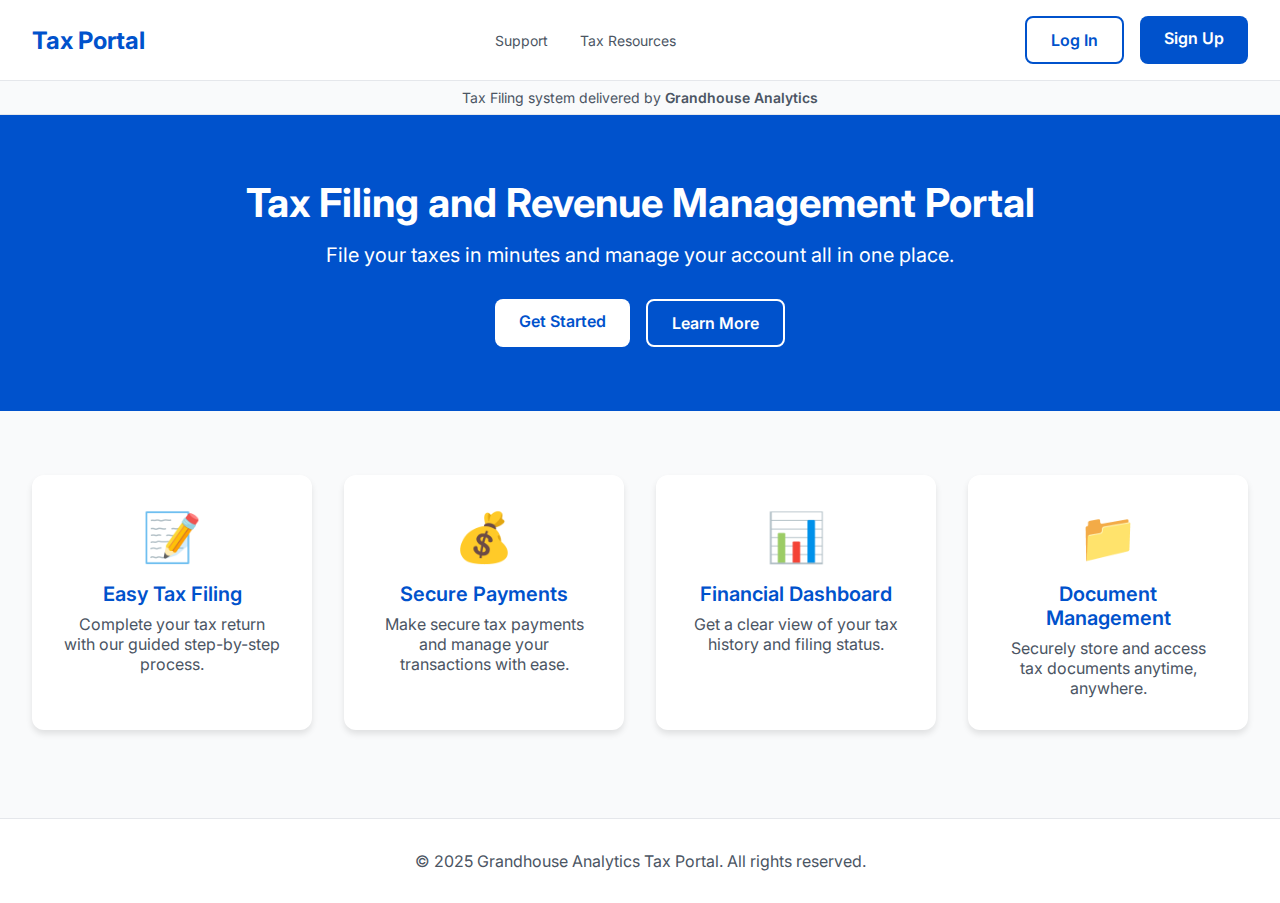
<file: index.html>
<!DOCTYPE html>
<html lang="en">
<head>
    <meta charset="UTF-8">
    <meta name="viewport" content="width=device-width, initial-scale=1.0">
    <title>Tax Customer Portal - Grandhouse Analytics</title>
    <link href="https://fonts.googleapis.com/css2?family=Inter:wght@400;500;600;700&display=swap" rel="stylesheet">
    <style>
        :root {
            --primary-color: #0052cc;
            --text-primary: #1f2937;
            --text-secondary: #4b5563;
            --background-color: #f9fafb;
            --card-background: white;
            --border-color: #e5e7eb;
        }
        
        * {
            margin: 0;
            padding: 0;
            box-sizing: border-box;
            font-family: 'Inter', system-ui, -apple-system, sans-serif;
        }
        body{
            background-color: var(--background-color) ;
        }
        
        .header {
            position: sticky;
            top: 0;
            left: 0;
            right: 0;
            background: white;
            border-bottom: 1px solid var(--border-color);
            z-index: 1000;
        }
        
        .header-content {
            display: flex;
            justify-content: space-between;
            align-items: center;
            padding: 1rem 2rem;
            max-width: 1400px;
            margin: 0 auto;
        }
        
        .logo {
            font-size: 1.5rem;
            font-weight: 700;
            color: var(--primary-color);
        }
        
        .nav-links {
            display: flex;
            gap: 2rem;
            align-items: center;
        }
        
        .auth-links {
            display: flex;
            gap: 1rem;
        }
        
        .nav-links a {
            text-decoration: none;
            color: var(--text-secondary);
            font-size: 0.875rem;
        }
        
        .cta-button {
            padding: 0.75rem 1.5rem;
            border-radius: 8px;
            font-size: 1rem;
            font-weight: 600;
            text-decoration: none;
            transition: background-color 0.3s, color 0.3s;
        }
        
        .cta-button.primary {
            background-color: var(--primary-color);
            color: white;
        }
        
        .cta-button.primary:hover {
            background-color: #004ab8;
        }
        
        .cta-button.secondary {
            background-color: transparent;
            color: var(--primary-color);
            border: 2px solid var(--primary-color);
        }
        
        .cta-button.secondary:hover {
            background-color: rgba(0, 82, 204, 0.05);
        }
        
        .banner {
            background: var(--background-color);
            text-align: center;
            padding: 0.5rem;
            border-bottom: 1px solid var(--border-color);
            color: var(--text-secondary);
            font-size: 0.875rem;
        }
        
        .banner strong {
            font-weight: 600;
        }
        
        .hero {
            background-color: var(--primary-color);
            color: white;
            padding: 4rem 2rem;
            text-align: center;
        }
        
        .hero h1 {
            font-size: 2.5rem;
            margin-bottom: 1rem;
            line-height: 1.2;
        }
        
        .hero p {
            font-size: 1.25rem;
            margin-bottom: 2rem;
        }
        
        .cta-buttons {
            display: flex;
            justify-content: center;
            gap: 1rem;
        }
        
        .features {
            display: grid;
            grid-template-columns: repeat(auto-fit, minmax(250px, 1fr));
            gap: 2rem;
            padding: 4rem 2rem;
            background-color: var(--background-color);
            
        }
        .feature-card {
            background-color: var(--card-background);
            border-radius: 12px;
            padding: 2rem;
            text-align: center;
            box-shadow: 0 4px 6px rgba(0, 0, 0, 0.1);
        }
        
        .feature-icon {
            font-size: 3rem;
            margin-bottom: 1rem;
        }
        
        .feature-title {
            font-size: 1.25rem;
            font-weight: 600;
            margin-bottom: 0.5rem;
            color: var(--primary-color);
        }
        
        .feature-description {
            color: var(--text-secondary);
        }
        
        .pricing-info {
            margin-top: 1.5rem;
            text-align: center;
            color: var(--text-secondary);
            font-size: 0.875rem;
        }
        
        .footer {
            background-color: var(--card-background);
            color: var(--text-secondary);
            text-align: center;
            padding: 2rem;
            border-top: 1px solid var(--border-color);
            
        }
        
        @media (max-width: 768px) {
            .nav-links {
                display: none;
            }
            
            .hero h1 {
                font-size: 2rem;
            }
            
            .hero p {
                font-size: 1rem;
            }
            
            .cta-buttons {
                flex-direction: column;
                align-items: center;
            }
        }
    </style>
</head>
<body>
    <header class="header">
        <div class="header-content">
            <div class="logo">Tax Portal</div>
            <nav class="nav-links">
                <a href="#">Support</a>
                <a href="#">Tax Resources</a>
            </nav>
            <div class="auth-links">
                <a href="https://gh6dev.github.io/Tax_Website/cus/login.html" class="cta-button secondary">Log In</a>
                <a href="https://gh6dev.github.io/Tax_Website/cus/signup.html" class="cta-button primary">Sign Up</a>
            </div>
        </div>
    </header>

    <div class="banner">
        Tax Filing system delivered by <strong>Grandhouse Analytics</strong>
    </div>

    <main>
        <section class="hero">
            <h1>Tax Filing and Revenue Management Portal</h1>
            <p>File your taxes in minutes and manage your account all in one place.</p>
            <div class="cta-buttons">
                <a href="signup.html" class="cta-button primary" style="background-color: white; color: var(--primary-color);">Get Started</a>
                <a href="#features" class="cta-button secondary" style="border-color: white; color: white;">Learn More</a>
            </div>
        </section>

        <section id="features" class="features">
            <div class="feature-card">
                <div class="feature-icon">📝</div>
                <h3 class="feature-title">Easy Tax Filing</h3>
                <p class="feature-description">Complete your tax return with our guided step-by-step process.</p>
            </div>
            <div class="feature-card">
                <div class="feature-icon">💰</div>
                <h3 class="feature-title">Secure Payments</h3>
                <p class="feature-description">Make secure tax payments and manage your transactions with ease.</p>
            </div>
            <div class="feature-card">
                <div class="feature-icon">📊</div>
                <h3 class="feature-title">Financial Dashboard</h3>
                <p class="feature-description">Get a clear view of your tax history and filing status.</p>
            </div>
            <div class="feature-card">
                <div class="feature-icon">📁</div>
                <h3 class="feature-title">Document Management</h3>
                <p class="feature-description">Securely store and access tax documents anytime, anywhere.</p>
            </div>
        </section>

        <div class="pricing-info">
            
        </div>
    </main>

    <footer class="footer">
        <p>&copy; 2025 Grandhouse Analytics Tax Portal. All rights reserved.</p>
    </footer>

    <script>
        // Smooth scroll for the "Learn More" button
        document.querySelector('a[href="#features"]').addEventListener('click', function(e) {
            e.preventDefault();
            document.querySelector('#features').scrollIntoView({
                behavior: 'smooth'
            });
        });
    </script>
</body>
</html>
</file>
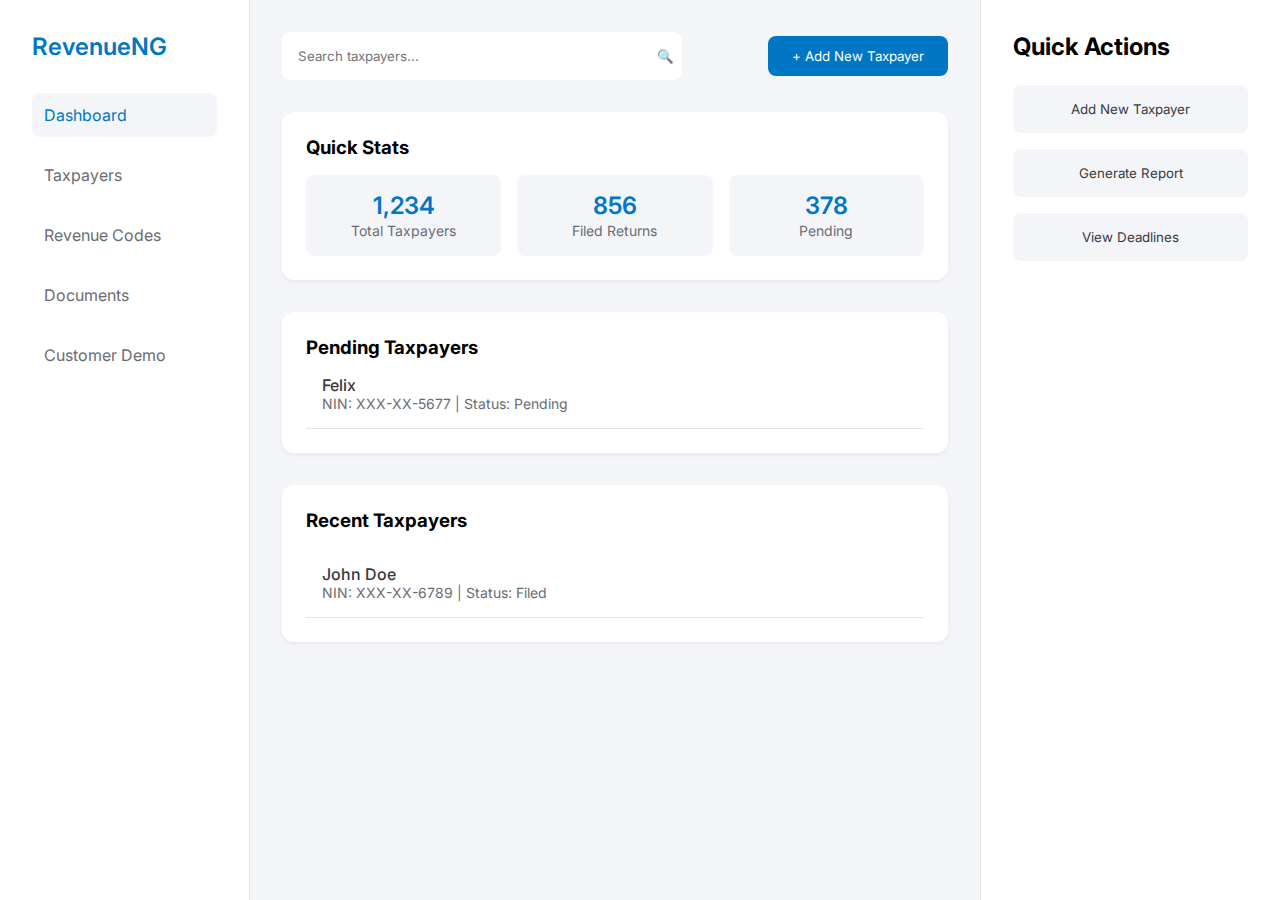
<file: home.html>
<!DOCTYPE html>
<html lang="en">
<head>
    <meta charset="UTF-8">
    <meta name="viewport" content="width=device-width, initial-scale=1.0">
    <title>Tax Management System</title>
    <link rel="stylesheet" href="styles.css">
    <link href="https://fonts.googleapis.com/css2?family=Inter:wght@400;500;600&display=swap" rel="stylesheet">
</head>
<body>
    <div class="container">
        <!-- Left Sidebar -->
        <nav class="sidebar">
            <div class="logo">RevenueNG</div>
            <ul class="nav-links">
                <li class="active"><a href="home.html">Dashboard</a></li>
                <li><a href="index3.html">Taxpayers</a></li>
                <li><a href="rev_codes.html">Revenue Codes</a></li>
                <li><a href="#">Documents</a></li>
                <li><a href="/cus/comb2.html">Customer Demo</a></li>
            </ul>
        </nav>

        <!-- Main Content -->
        <main class="main-content">
            <header>
                <div class="search-bar">
                    <input type="text" id="searchInput" placeholder="Search taxpayers...">
                    <button class="search-btn">🔍</button>
                </div>
                <button class="add-new-btn" onclick="showAddForm()">+ Add New Taxpayer</button>
            </header>

            <div class="dashboard-grid">
                <div class="card stats">
                    <h3>Quick Stats</h3>
                    <div class="stat-items">
                        <div class="stat-item">
                            <span class="stat-number">1,234</span>
                            <span class="stat-label">Total Taxpayers</span>
                        </div>
                        <div class="stat-item">
                            <span class="stat-number">856</span>
                            <span class="stat-label">Filed Returns</span>
                        </div>
                        <div class="stat-item">
                            <span class="stat-number">378</span>
                            <span class="stat-label">Pending</span>
                        </div>
                    </div>
                </div>

                <div class="card taxpayers">
                    <h3>Pending Taxpayers</h3>
                    <div class="taxpayer-item">
                        <div class="taxpayer-info">
                            <div class="taxpayer-name">Felix</div>
                            <div class="taxpayer-details">
                                NIN: XXX-XX-5677 | Status: Pending
                            </div>
                        </div>
                    </div>
                </div>

                <div class="card taxpayers">
                    <h3>Recent Taxpayers</h3>
                    <div id="taxpayersList" class="taxpayers-list">
                        <!-- Populated by JavaScript -->
                    </div>
                </div>
            </div>
        </main>

        <!-- Right Sidebar -->
        <aside class="quick-actions">
            <h2>Quick Actions</h2>
            <div class="action-buttons">
                <button onclick="showAddForm()">Add New Taxpayer</button>
                <button onclick="generateReport()">Generate Report</button>
                <button onclick="showDeadlines()">View Deadlines</button>
            </div>
        </aside>
    </div>

    <!-- Add Taxpayer Modal -->
    <div id="addTaxpayerModal" class="modal">
        <div class="modal-content">
            <span class="close-btn" onclick="closeAddForm()">&times;</span>
            <h2>Add New Taxpayer</h2>
            <form id="taxpayerForm">
                <div class="form-group">
                    <label for="name">Full Name</label>
                    <input type="text" id="name" required>
                </div>
                <div class="form-group">
                    <label for="nin">NIN</label>
                    <input type="text" id="nin" required pattern="\d{3}-\d{2}-\d{4}" placeholder="XXX-XX-XXXX">
                </div>
                <div class="form-group">
                    <label for="address">Address</label>
                    <textarea id="address" required></textarea>
                </div>
                <div class="form-group">
                    <label for="phone">Phone</label>
                    <input type="tel" id="phone" required>
                </div>
                <div class="form-group">
                    <label for="email">Email</label>
                    <input type="email" id="email" required>
                </div>
                <div class="form-buttons">
                    <button type="submit">Add Taxpayer</button>
                    <button type="button" onclick="closeAddForm()">Cancel</button>
                </div>
            </form>
        </div>
    </div>

    <!-- Taxpayer Profile Modal -->
    <div id="profileModal" class="modal">
        <div class="modal-content">
            <span class="close-btn" onclick="closeProfile()">&times;</span>
            <div id="profileContent">
                <!-- Populated by JavaScript -->
            </div>
        </div>
    </div>

    <script src="script.js"></script>
</body>
</html>
</file>
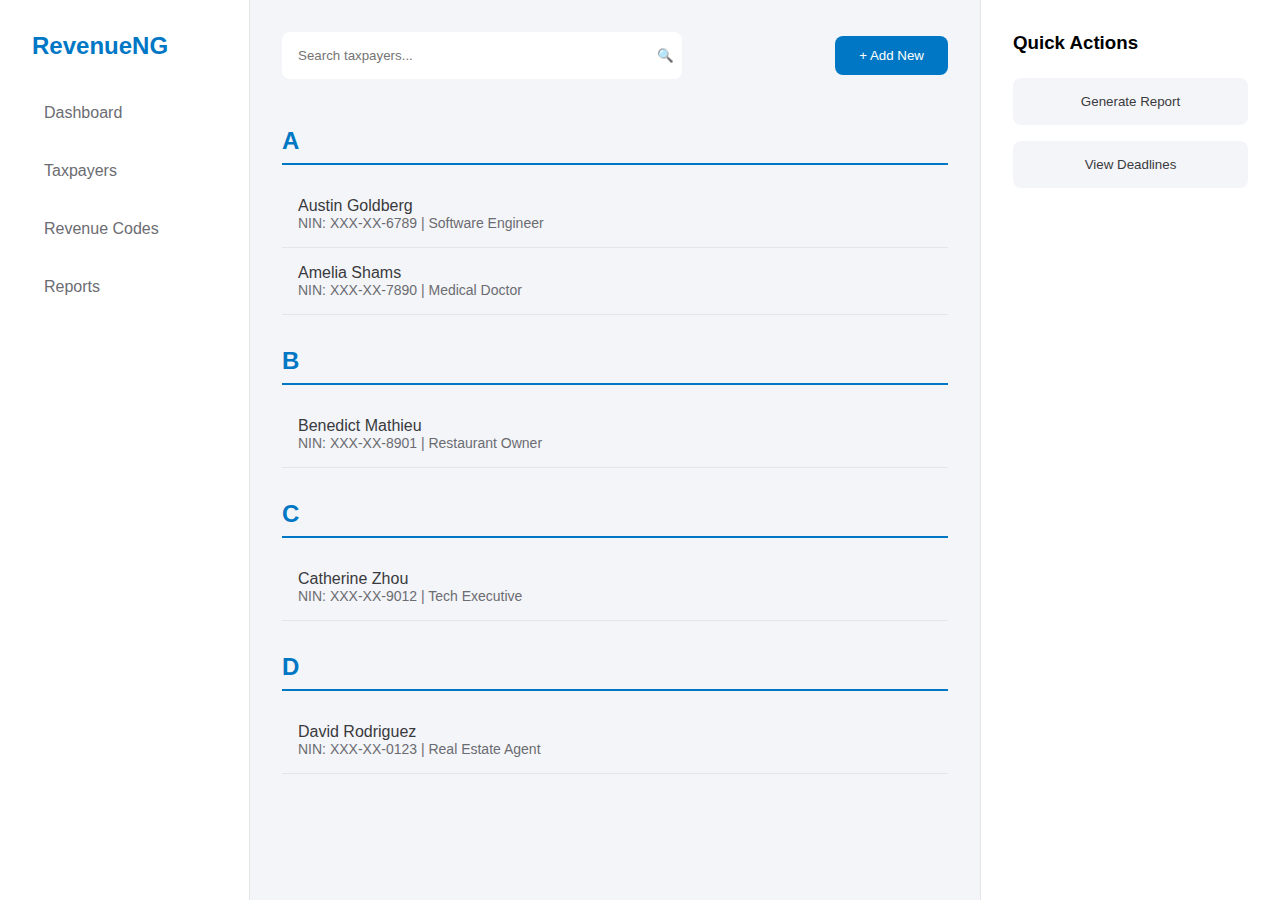
<file: index3.html>
<!DOCTYPE html>
<html lang="en">
<head>
    <meta charset="UTF-8">
    <meta name="viewport" content="width=device-width, initial-scale=1.0">
    <title>Dashboard</title>
    <link rel="stylesheet" href="styles2.css">
</head>
<body>
    <div class="container">
        <aside class="sidebar">
            <div class="logo">RevenueNG</div>
            <ul class="nav-links">
                <li><a href="home.html">Dashboard</a></li>
                <li><a href="index3.html" class="active">Taxpayers</a></li>
                <li><a href="rev_codes.html" class="active">Revenue Codes</a></li>
                <li><a href="#">Reports</a></li>
            </ul>
        </aside>
        
        <main class="main-content">
            <header>
                <div class="search-bar">
                    <input type="text" id="searchInput" placeholder="Search taxpayers...">
                    <button class="search-btn">🔍</button>
                </div>
                <button class="add-new-btn" onclick="showAddForm()">+ Add New</button>
            </header>
            
            <div class="dashboard-grid">
                <section class="taxpayers-list" id="taxpayersList">
                    <!-- Taxpayers will be rendered here -->
                </section>
            </div>
        </main>
        
        <aside class="quick-actions">
            <h3>Quick Actions</h3>
            <div class="action-buttons">
                <button onclick="generateReport()">Generate Report</button>
                <button onclick="showDeadlines()">View Deadlines</button>
            </div>
        </aside>
    </div>

    <!-- Add Taxpayer Modal -->
    <div id="addTaxpayerModal" class="modal">
        <div class="modal-content">
            <span class="close-btn" onclick="closeAddForm()">&times;</span>
            <h2>Add New Taxpayer</h2>
            <form id="taxpayerForm">
                <div class="form-group">
                    <label for="name">Full Name</label>
                    <input type="text" id="name" required>
                </div>
                <div class="form-group">
                    <label for="nin">NIN</label>
                    <input type="text" id="nin" required>
                </div>
                <div class="form-buttons">
                    <button type="submit">Add</button>
                    <button type="button" onclick="closeAddForm()">Cancel</button>
                </div>
            </form>
        </div>
    </div>

    <!-- Profile Modal -->
    <div id="profileModal" class="modal">
        <div class="modal-content">
            <span class="close-btn" onclick="closeProfile()">&times;</span>
            <div id="profileContent"></div>
        </div>
    </div>

    <script src="script2.js"></script>
</body>
</html>
</file>
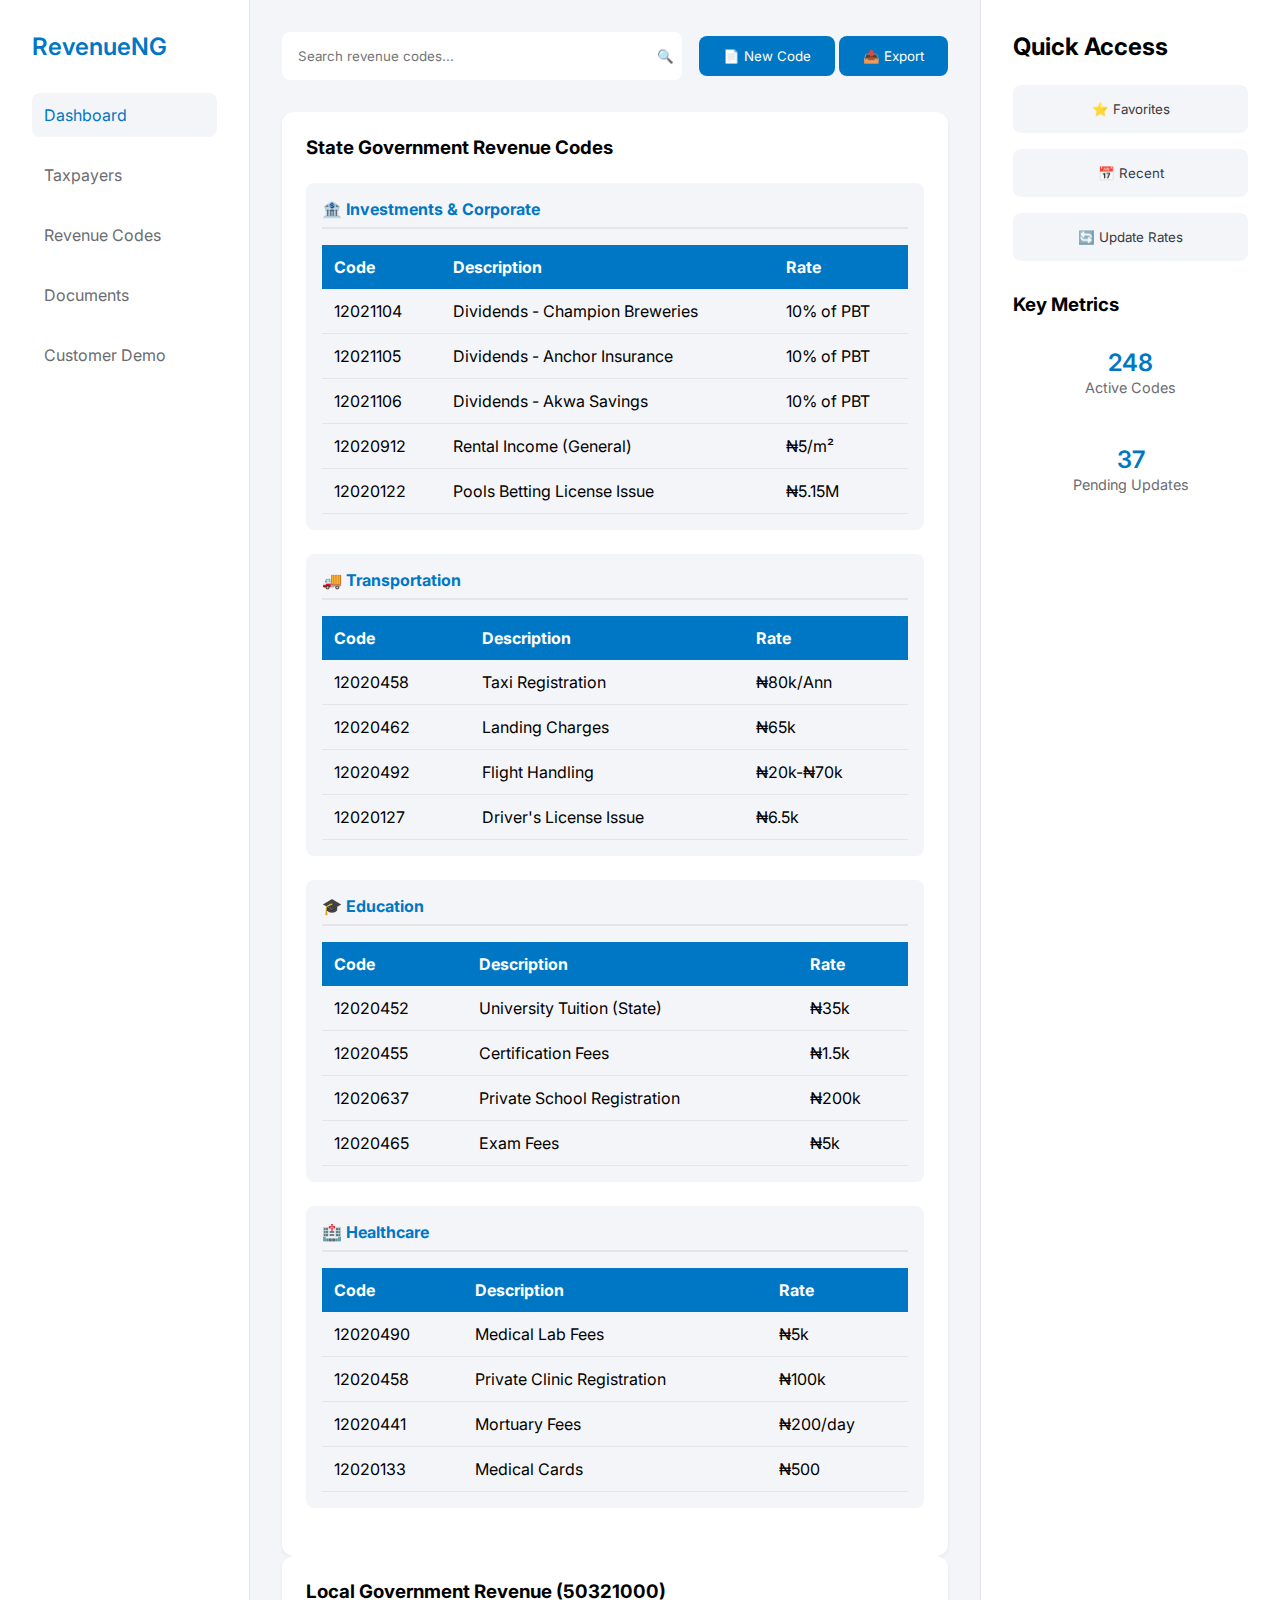
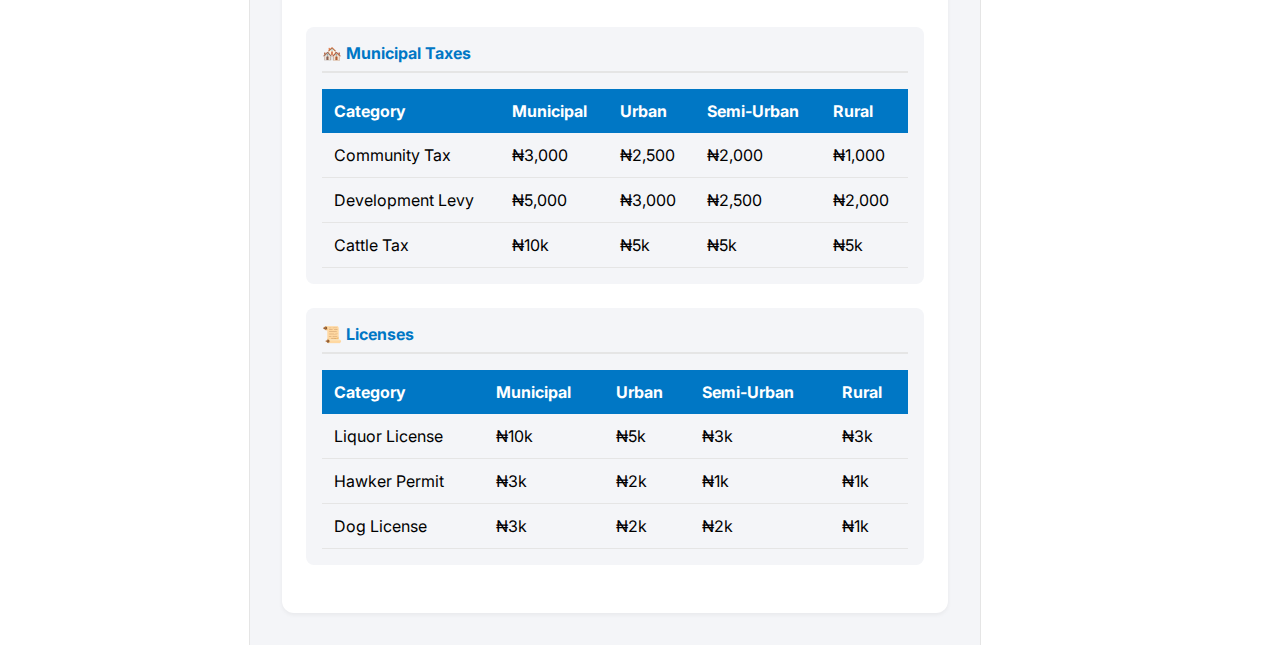
<file: rev_codes.html>
<!DOCTYPE html>
<html lang="en">
<head>
    <meta charset="UTF-8">
    <meta name="viewport" content="width=device-width, initial-scale=1.0">
    <title>Akwa Ibom Revenue Codes</title>
    <link rel="stylesheet" href="styles.css">
    <link href="https://fonts.googleapis.com/css2?family=Inter:wght@400;500;600&display=swap" rel="stylesheet">
</head>
<body>
    <div class="container">
        <!-- ... (keep existing sidebar) ... -->
        <nav class="sidebar">
            <div class="logo">RevenueNG</div>
            <ul class="nav-links">
                <li class="active"><a href="home.html">Dashboard</a></li>
                <li><a href="index3.html">Taxpayers</a></li>
                <li><a href="rev_codes.html">Revenue Codes</a></li>
                <li><a href="#">Documents</a></li>
                <li><a href="/cus/comb2.html">Customer Demo</a></li>
            </ul>
        </nav>

        <!-- Main Content -->
        <main class="main-content">
            <!-- ... (keep existing header) ... -->
            <header>
                <div class="search-bar">
                    <input type="text" placeholder="Search revenue codes...">
                    <button class="search-btn">🔍</button>
                </div>
                <div class="header-buttons">
                    <button class="add-new-btn">📄 New Code</button>
                    <button class="add-new-btn">📤 Export</button>
                </div>
            </header>

            <!-- State Government Section -->
            <div class="card">
                <h3>State Government Revenue Codes</h3>
                <div class="revenue-section">

                    <!-- Investments & Corporate Revenue -->
                    <div class="revenue-category">
                        <h4>🏦 Investments & Corporate</h4>
                        <table>
                            <thead><tr><th>Code</th><th>Description</th><th>Rate</th></tr></thead>
                            <tbody>
                                <tr><td>12021104</td><td>Dividends - Champion Breweries</td><td>10% of PBT</td></tr>
                                <tr><td>12021105</td><td>Dividends - Anchor Insurance</td><td>10% of PBT</td></tr>
                                <tr><td>12021106</td><td>Dividends - Akwa Savings</td><td>10% of PBT</td></tr>
                                <tr><td>12020912</td><td>Rental Income (General)</td><td>₦5/m²</td></tr>
                                <tr><td>12020122</td><td>Pools Betting License Issue</td><td>₦5.15M</td></tr>
                            </tbody>
                        </table>
                    </div>

                    <!-- Transportation & Logistics -->
                    <div class="revenue-category">
                        <h4>🚚 Transportation</h4>
                        <table>
                            <thead><tr><th>Code</th><th>Description</th><th>Rate</th></tr></thead>
                            <tbody>
                                <tr><td>12020458</td><td>Taxi Registration</td><td>₦80k/Ann</td></tr>
                                <tr><td>12020462</td><td>Landing Charges</td><td>₦65k</td></tr>
                                <tr><td>12020492</td><td>Flight Handling</td><td>₦20k-₦70k</td></tr>
                                <tr><td>12020127</td><td>Driver's License Issue</td><td>₦6.5k</td></tr>
                            </tbody>
                        </table>
                    </div>

                    <!-- Education & Training -->
                    <div class="revenue-category">
                        <h4>🎓 Education</h4>
                        <table>
                            <thead><tr><th>Code</th><th>Description</th><th>Rate</th></tr></thead>
                            <tbody>
                                <tr><td>12020452</td><td>University Tuition (State)</td><td>₦35k</td></tr>
                                <tr><td>12020455</td><td>Certification Fees</td><td>₦1.5k</td></tr>
                                <tr><td>12020637</td><td>Private School Registration</td><td>₦200k</td></tr>
                                <tr><td>12020465</td><td>Exam Fees</td><td>₦5k</td></tr>
                            </tbody>
                        </table>
                    </div>

                    <!-- Healthcare -->
                    <div class="revenue-category">
                        <h4>🏥 Healthcare</h4>
                        <table>
                            <thead><tr><th>Code</th><th>Description</th><th>Rate</th></tr></thead>
                            <tbody>
                                <tr><td>12020490</td><td>Medical Lab Fees</td><td>₦5k</td></tr>
                                <tr><td>12020458</td><td>Private Clinic Registration</td><td>₦100k</td></tr>
                                <tr><td>12020441</td><td>Mortuary Fees</td><td>₦200/day</td></tr>
                                <tr><td>12020133</td><td>Medical Cards</td><td>₦500</td></tr>
                            </tbody>
                        </table>
                    </div>

                </div>
            </div>

            <!-- Local Government Section -->
            <div class="card">
                <h3>Local Government Revenue (50321000)</h3>
                <div class="revenue-section">
                    <div class="revenue-category">
                        <h4>🏘️ Municipal Taxes</h4>
                        <table>
                            <thead><tr><th>Category</th><th>Municipal</th><th>Urban</th><th>Semi-Urban</th><th>Rural</th></tr></thead>
                            <tbody>
                                <tr><td>Community Tax</td><td>₦3,000</td><td>₦2,500</td><td>₦2,000</td><td>₦1,000</td></tr>
                                <tr><td>Development Levy</td><td>₦5,000</td><td>₦3,000</td><td>₦2,500</td><td>₦2,000</td></tr>
                                <tr><td>Cattle Tax</td><td>₦10k</td><td>₦5k</td><td>₦5k</td><td>₦5k</td></tr>
                            </tbody>
                        </table>
                    </div>

                    <div class="revenue-category">
                        <h4>📜 Licenses</h4>
                        <table>
                            <thead><tr><th>Category</th><th>Municipal</th><th>Urban</th><th>Semi-Urban</th><th>Rural</th></tr></thead>
                            <tbody>
                                <tr><td>Liquor License</td><td>₦10k</td><td>₦5k</td><td>₦3k</td><td>₦3k</td></tr>
                                <tr><td>Hawker Permit</td><td>₦3k</td><td>₦2k</td><td>₦1k</td><td>₦1k</td></tr>
                                <tr><td>Dog License</td><td>₦3k</td><td>₦2k</td><td>₦2k</td><td>₦1k</td></tr>
                            </tbody>
                        </table>
                    </div>
                </div>
            </div>
        </main>

        <!-- ... (keep existing right sidebar) ... -->
        <aside class="quick-actions">
            <h2>Quick Access</h2>
            <div class="action-buttons">
                <button>⭐ Favorites</button>
                <button>📅 Recent</button>
                <button>🔄 Update Rates</button>
            </div>
            
            <h3 style="margin-top: 2rem;">Key Metrics</h3>
            <div class="metrics">
                <div class="metric-item">
                    <span class="metric-value">248</span>
                    <span class="metric-label">Active Codes</span>
                </div>
                <div class="metric-item">
                    <span class="metric-value">37</span>
                    <span class="metric-label">Pending Updates</span>
                </div>
            </div>
        </aside>
    </div>

    <!-- Style Enhancements -->
    <style>
        /* Add category color coding */
        .revenue-category h4[data-category="investments"] { color: #2ecc71; }
        .revenue-category h4[data-category="transport"] { color: #e67e22; }
        .revenue-category h4[data-category="education"] { color: #9b59b6; }
        
        /* Responsive table */
        @media (max-width: 768px) {
            table { display: block; overflow-x: auto; }
            
        }
        .revenue-category {
            margin: 1.5rem 0;
            padding: 1rem;
            background: var(--background-color);
            border-radius: 8px;
        }

        .revenue-category h4 {
            color: var(--primary-color);
            margin-bottom: 1rem;
            padding-bottom: 0.5rem;
            border-bottom: 2px solid var(--border-color);
        }

        table {
            width: 100%;
            border-collapse: collapse;
        }

        th {
            background: var(--primary-color);
            color: white;
            padding: 0.75rem;
            text-align: left;
        }

        td {
            padding: 0.75rem;
            border-bottom: 1px solid var(--border-color);
        }

        tr:hover {
            background-color: rgba(0, 119, 197, 0.05);
        }

        .metrics {
            display: grid;
            gap: 1rem;
            margin-top: 1rem;
        }

        .metric-item {
            background: var(--card-background);
            padding: 1rem;
            border-radius: 8px;
            text-align: center;
        }

        .metric-value {
            font-size: 1.5rem;
            font-weight: 600;
            color: var(--primary-color);
            display: block;
        }

        .metric-label {
            color: var(--text-secondary);
            font-size: 0.9rem;
        }
    </style>
   
</body>
</html>
</file>
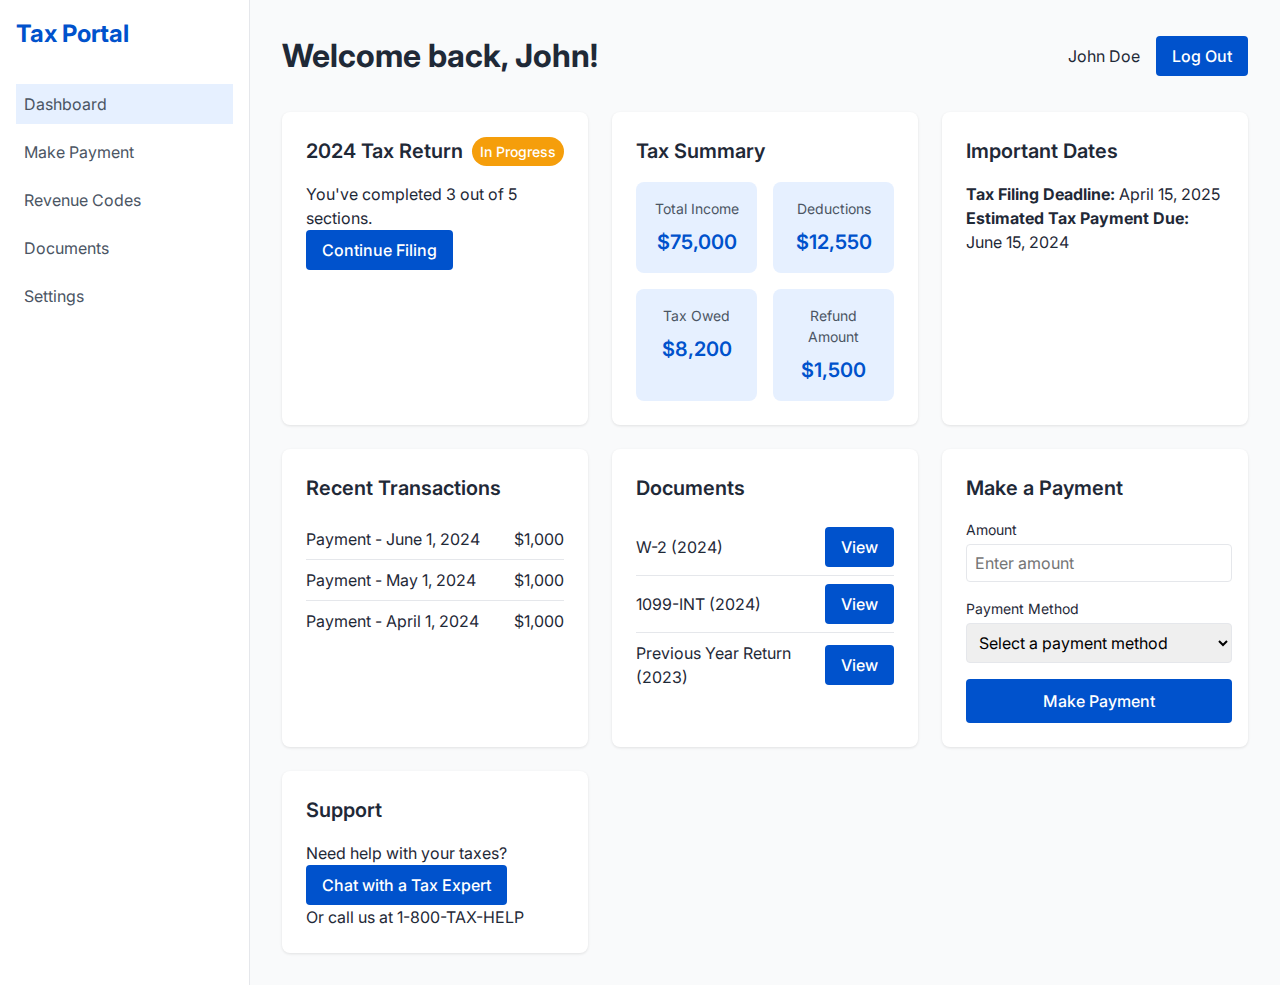
<file: cus/comb2.html>
<!DOCTYPE html>
<html lang="en">
<head>
    <meta charset="UTF-8">
    <meta name="viewport" content="width=device-width, initial-scale=1.0">
    <title>Tax Customer Portal - Dashboard</title>
    <link href="https://fonts.googleapis.com/css2?family=Inter:wght@400;500;600;700&display=swap" rel="stylesheet">
    <style>
        :root {
            --primary-color: #0052cc;
            --primary-light: #e6f0ff;
            --text-primary: #1f2937;
            --text-secondary: #4b5563;
            --background-color: #f9fafb;
            --card-background: white;
            --border-color: #e5e7eb;
            --success-color: #10b981;
            --warning-color: #f59e0b;
            --danger-color: #ef4444;
        }
        
        * {
            margin: 0;
            padding: 0;
            box-sizing: border-box;
            font-family: 'Inter', system-ui, -apple-system, sans-serif;
        }

        body {
            background-color: var(--background-color);
            color: var(--text-primary);
            line-height: 1.5;
            display: flex;
            min-height: 100vh;
        }

        .sidebar {
            width: 250px;
            background-color: var(--card-background);
            border-right: 1px solid var(--border-color);
            padding: 1rem;
        }

        .logo {
            font-size: 1.5rem;
            font-weight: 700;
            color: var(--primary-color);
            margin-bottom: 2rem;
        }

        .nav-links {
            list-style-type: none;
        }

        .nav-links li {
            margin-bottom: 0.5rem;
        }

        .nav-links a {
            text-decoration: none;
            color: var(--text-secondary);
            display: block;
            padding: 0.5rem;
            border-radius: 4px;
        }

        .nav-links a:hover, .nav-links .active {
            background-color: var(--primary-light);
            color: var(--primary-color);
        }

        .main-content {
            flex: 1;
            padding: 2rem;
            overflow-y: auto;
        }

        header {
            display: flex;
            justify-content: space-between;
            align-items: center;
            margin-bottom: 2rem;
        }

        .user-menu {
            display: flex;
            align-items: center;
            gap: 1rem;
        }

        .dashboard-grid {
            display: grid;
            grid-template-columns: repeat(auto-fit, minmax(300px, 1fr));
            gap: 1.5rem;
        }

        .card {
            background-color: var(--card-background);
            border-radius: 8px;
            box-shadow: 0 1px 3px rgba(0, 0, 0, 0.1);
            padding: 1.5rem;
        }

        .card-header {
            display: flex;
            justify-content: space-between;
            align-items: center;
            margin-bottom: 1rem;
        }

        .card-title {
            font-size: 1.25rem;
            font-weight: 600;
        }

        .status {
            font-size: 0.875rem;
            font-weight: 500;
            padding: 0.25rem 0.5rem;
            border-radius: 9999px;
        }

        .status-warning {
            background-color: var(--warning-color);
            color: white;
        }

        .action-button {
            display: inline-block;
            background-color: var(--primary-color);
            color: white;
            padding: 0.5rem 1rem;
            border-radius: 4px;
            text-decoration: none;
            font-weight: 500;
            transition: background-color 0.3s;
        }

        .action-button:hover {
            background-color: #004ab8;
        }

        .tax-summary {
            display: grid;
            grid-template-columns: repeat(auto-fit, minmax(120px, 1fr));
            gap: 1rem;
        }

        .tax-item {
            background-color: var(--primary-light);
            padding: 1rem;
            border-radius: 8px;
            text-align: center;
        }

        .tax-item-label {
            font-size: 0.875rem;
            color: var(--text-secondary);
            margin-bottom: 0.5rem;
        }

        .tax-item-value {
            font-size: 1.25rem;
            font-weight: 600;
            color: var(--primary-color);
        }

        .document-list, .transaction-list {
            list-style-type: none;
        }

        .document-list li, .transaction-list li {
            display: flex;
            justify-content: space-between;
            align-items: center;
            padding: 0.5rem 0;
            border-bottom: 1px solid var(--border-color);
        }

        .document-list li:last-child, .transaction-list li:last-child {
            border-bottom: none;
        }

        .payment-form {
            display: grid;
            gap: 1rem;
        }

        .form-group {
            display: flex;
            flex-direction: column;
        }

        label {
            font-size: 0.875rem;
            margin-bottom: 0.25rem;
        }

        input, select {
            padding: 0.5rem;
            border: 1px solid var(--border-color);
            border-radius: 4px;
            font-size: 1rem;
        }

        .submit-button {
            background-color: var(--primary-color);
            color: white;
            border: none;
            padding: 0.75rem 1rem;
            border-radius: 4px;
            font-size: 1rem;
            font-weight: 500;
            cursor: pointer;
            transition: background-color 0.3s;
        }

        .submit-button:hover {
            background-color: #004ab8;
        }
    </style>
</head>
<body>
    <nav class="sidebar">
        <div class="logo">Tax Portal</div>
        <ul class="nav-links">
            <li class="active"><a href="comb2.html">Dashboard</a></li>
            <li><a href="#">Make Payment</a></li>
            <li><a href="../rev_codes.html">Revenue Codes</a></li>
            <li><a href="#">Documents</a></li>
            <li><a href="#">Settings</a></li>
        </ul>
    </nav>

    <main class="main-content">
        <header>
            <h1>Welcome back, John!</h1>
            <div class="user-menu">
                <span class="user-name">John Doe</span>
                <a href="#" class="action-button">Log Out</a>
            </div>
        </header>

        <div class="dashboard-grid">
            <div class="card">
                <div class="card-header">
                    <h2 class="card-title">2024 Tax Return</h2>
                    <span class="status status-warning">In Progress</span>
                </div>
                <div class="card-content">
                    <p>You've completed 3 out of 5 sections.</p>
                    <a href="#" class="action-button">Continue Filing</a>
                </div>
            </div>

            <div class="card">
                <div class="card-header">
                    <h2 class="card-title">Tax Summary</h2>
                </div>
                <div class="card-content">
                    <div class="tax-summary">
                        <div class="tax-item">
                            <div class="tax-item-label">Total Income</div>
                            <div class="tax-item-value">$75,000</div>
                        </div>
                        <div class="tax-item">
                            <div class="tax-item-label">Deductions</div>
                            <div class="tax-item-value">$12,550</div>
                        </div>
                        <div class="tax-item">
                            <div class="tax-item-label">Tax Owed</div>
                            <div class="tax-item-value">$8,200</div>
                        </div>
                        <div class="tax-item">
                            <div class="tax-item-label">Refund Amount</div>
                            <div class="tax-item-value">$1,500</div>
                        </div>
                    </div>
                </div>
            </div>

            <div class="card">
                <div class="card-header">
                    <h2 class="card-title">Important Dates</h2>
                </div>
                <div class="card-content">
                    <p><strong>Tax Filing Deadline:</strong> April 15, 2025</p>
                    <p><strong>Estimated Tax Payment Due:</strong> June 15, 2024</p>
                </div>
            </div>

            <div class="card">
                <div class="card-header">
                    <h2 class="card-title">Recent Transactions</h2>
                </div>
                <div class="card-content">
                    <ul class="transaction-list">
                        <li>
                            <span>Payment - June 1, 2024</span>
                            <span>$1,000</span>
                        </li>
                        <li>
                            <span>Payment - May 1, 2024</span>
                            <span>$1,000</span>
                        </li>
                        <li>
                            <span>Payment - April 1, 2024</span>
                            <span>$1,000</span>
                        </li>
                    </ul>
                </div>
            </div>

            <div class="card">
                <div class="card-header">
                    <h2 class="card-title">Documents</h2>
                </div>
                <div class="card-content">
                    <ul class="document-list">
                        <li>
                            <span>W-2 (2024)</span>
                            <a href="#" class="action-button">View</a>
                        </li>
                        <li>
                            <span>1099-INT (2024)</span>
                            <a href="#" class="action-button">View</a>
                        </li>
                        <li>
                            <span>Previous Year Return (2023)</span>
                            <a href="#" class="action-button">View</a>
                        </li>
                    </ul>
                </div>
            </div>

            <div class="card">
                <div class="card-header">
                    <h2 class="card-title">Make a Payment</h2>
                </div>
                <div class="card-content">
                    <form class="payment-form">
                        <div class="form-group">
                            <label for="payment-amount">Amount</label>
                            <input type="number" id="payment-amount" name="payment-amount" placeholder="Enter amount" required>
                        </div>
                        <div class="form-group">
                            <label for="payment-method">Payment Method</label>
                            <select id="payment-method" name="payment-method" required>
                                <option value="">Select a payment method</option>
                                <option value="bank-account">Bank Account</option>
                                <option value="credit-card">Credit Card</option>
                                <option value="debit-card">Debit Card</option>
                            </select>
                        </div>
                        <button type="submit" class="submit-button">Make Payment</button>
                    </form>
                </div>
            </div>

            <div class="card">
                <div class="card-header">
                    <h2 class="card-title">Support</h2>
                </div>
                <div class="card-content">
                    <p>Need help with your taxes?</p>
                    <a href="#" class="action-button">Chat with a Tax Expert</a>
                    <p>Or call us at 1-800-TAX-HELP</p>
                </div>
            </div>
        </div>
    </main>

    <script>
        // You can add JavaScript here for interactivity
        // For example, handling form submissions, updating data, etc.
    </script>
</body>
</html>
</file>
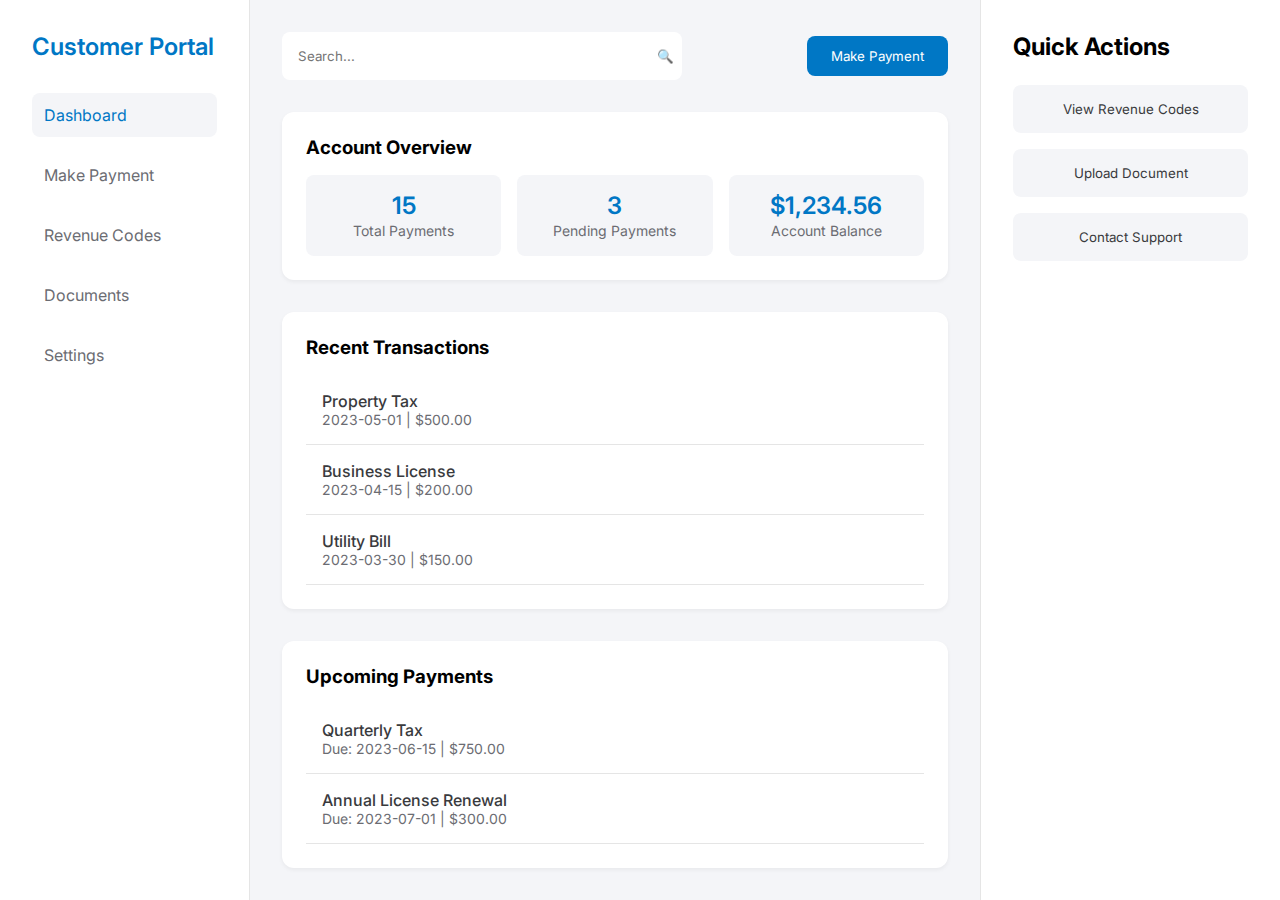
<file: cus/dashboard.html>
<!-- dashboard.html -->
<!DOCTYPE html>
<html lang="en">
<head>
    <meta charset="UTF-8">
    <meta name="viewport" content="width=device-width, initial-scale=1.0">
    <title>Customer Portal - Dashboard</title>
    <link href="https://fonts.googleapis.com/css2?family=Inter:wght@400;500;600&display=swap" rel="stylesheet">
    <link rel="stylesheet" href="styles.css">
</head>
<body>
    <div class="container">
        <nav class="sidebar">
            <div class="logo">Customer Portal</div>
            <ul class="nav-links">
                <li class="active"><a href="#">Dashboard</a></li>
                <li><a href="#">Make Payment</a></li>
                <li><a href="#">Revenue Codes</a></li>
                <li><a href="#">Documents</a></li>
                <li><a href="#">Settings</a></li>
            </ul>
        </nav>

        <main class="main-content">
            <header>
                <div class="search-bar">
                    <input type="text" placeholder="Search...">
                    <button class="search-btn">🔍</button>
                </div>
                <button class="add-new-btn" id="makePaymentBtn">Make Payment</button>
            </header>

            <div class="dashboard-grid">
                <div class="card stats">
                    <h3>Account Overview</h3>
                    <div class="stat-items">
                        <div class="stat-item">
                            <span class="stat-number" id="totalPayments">0</span>
                            <span class="stat-label">Total Payments</span>
                        </div>
                        <div class="stat-item">
                            <span class="stat-number" id="pendingPayments">0</span>
                            <span class="stat-label">Pending Payments</span>
                        </div>
                        <div class="stat-item">
                            <span class="stat-number" id="accountBalance">$0</span>
                            <span class="stat-label">Account Balance</span>
                        </div>
                    </div>
                </div>

                <div class="card">
                    <h3>Recent Transactions</h3>
                    <div id="recentTransactions" class="taxpayers-list">
                        <!-- Populated by JavaScript -->
                    </div>
                </div>

                <div class="card">
                    <h3>Upcoming Payments</h3>
                    <div id="upcomingPayments" class="taxpayers-list">
                        <!-- Populated by JavaScript -->
                    </div>
                </div>
            </div>
        </main>

        <aside class="quick-actions">
            <h2>Quick Actions</h2>
            <div class="action-buttons">
                <button id="viewRevenueCodesBtn">View Revenue Codes</button>
                <button id="uploadDocumentBtn">Upload Document</button>
                <button id="contactSupportBtn">Contact Support</button>
            </div>
        </aside>
    </div>

    <!-- Make Payment Modal -->
    <div id="makePaymentModal" class="modal">
        <div class="modal-content">
            <span class="close-btn">&times;</span>
            <h2>Make a Payment</h2>
            <form id="paymentForm">
                <div class="form-group">
                    <label for="paymentAmount">Amount</label>
                    <input type="number" id="paymentAmount" required min="0" step="0.01">
                </div>
                <div class="form-group">
                    <label for="paymentDescription">Description</label>
                    <input type="text" id="paymentDescription" required>
                </div>
                <div class="form-buttons">
                    <button type="submit">Submit Payment</button>
                    <button type="button" class="close-modal">Cancel</button>
                </div>
            </form>
        </div>
    </div>

    <!-- Revenue Codes Modal -->
    <div id="revenueCodesModal" class="modal">
        <div class="modal-content">
            <span class="close-btn">&times;</span>
            <h2>Revenue Codes</h2>
            <div id="revenueCodesList">
                <!-- Populated by JavaScript -->
            </div>
        </div>
    </div>

    <script src="dashboard.js"></script>
</body>
</html>
</file>
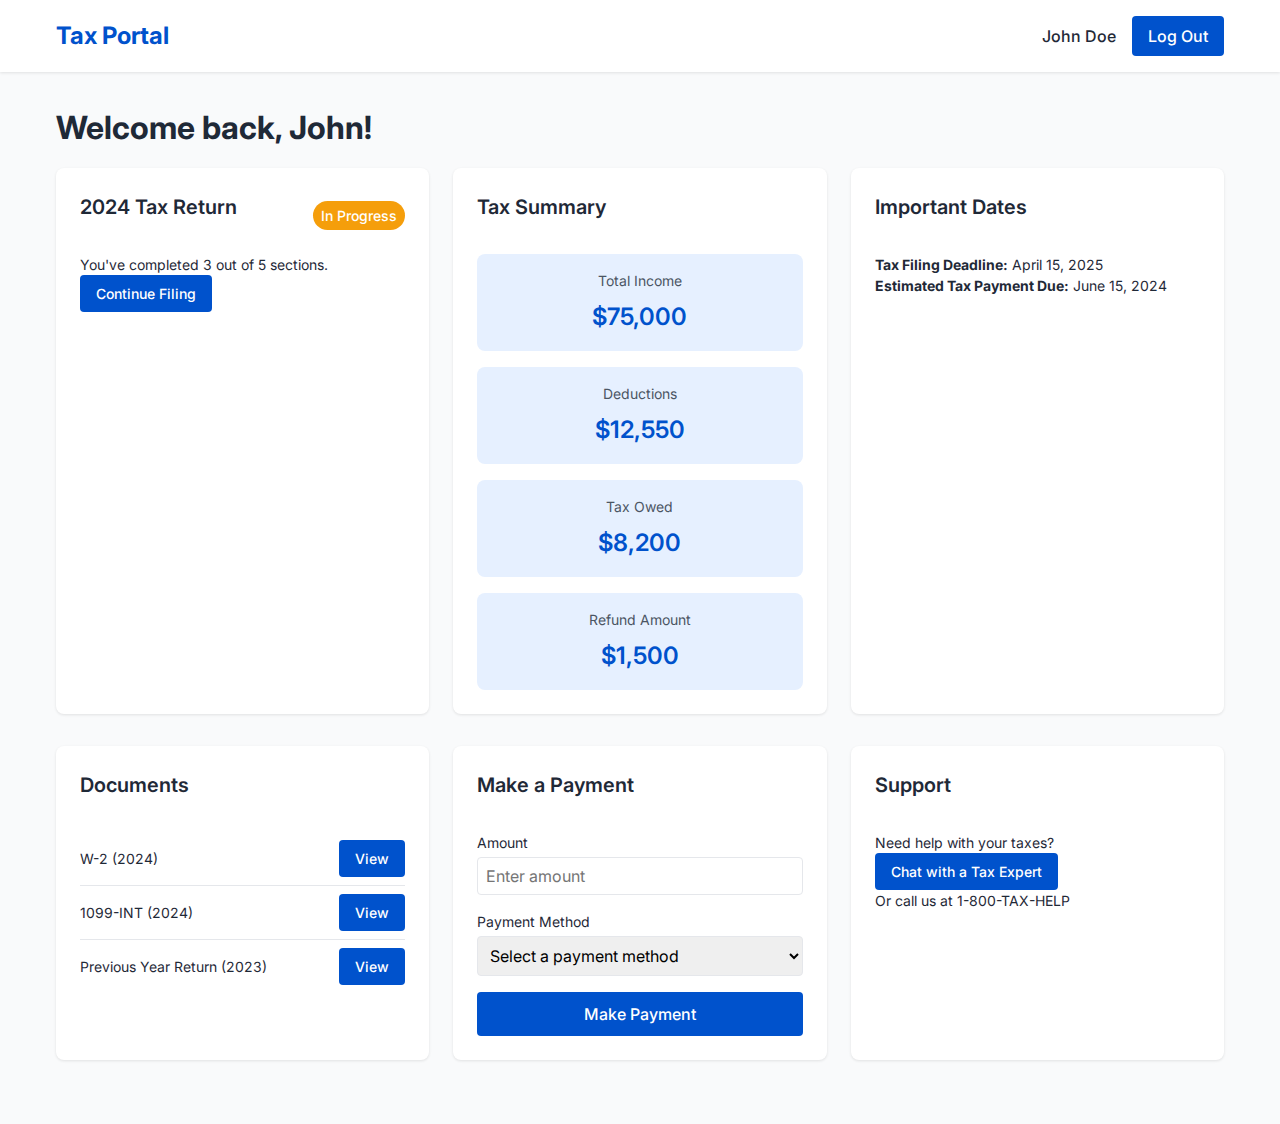
<file: cus/home.html>
<!DOCTYPE html>
<html lang="en">
<head>
    <meta charset="UTF-8">
    <meta name="viewport" content="width=device-width, initial-scale=1.0">
    <title>Customer Dashboard - Tax Portal</title>
    <link href="https://fonts.googleapis.com/css2?family=Inter:wght@400;500;600;700&display=swap" rel="stylesheet">
    <style>
        :root {
            --primary-color: #0052cc;
            --primary-light: #e6f0ff;
            --text-primary: #1f2937;
            --text-secondary: #4b5563;
            --background-color: #f9fafb;
            --card-background: white;
            --border-color: #e5e7eb;
            --success-color: #10b981;
            --warning-color: #f59e0b;
            --danger-color: #ef4444;
        }
        
        * {
            margin: 0;
            padding: 0;
            box-sizing: border-box;
            font-family: 'Inter', system-ui, -apple-system, sans-serif;
        }

        body {
            background-color: var(--background-color);
            color: var(--text-primary);
            line-height: 1.5;
        }

        .container {
            max-width: 1200px;
            margin: 0 auto;
            padding: 0 1rem;
        }

        header {
            background-color: var(--card-background);
            box-shadow: 0 1px 3px rgba(0, 0, 0, 0.1);
            padding: 1rem 0;
        }

        nav {
            display: flex;
            justify-content: space-between;
            align-items: center;
        }

        .logo {
            font-size: 1.5rem;
            font-weight: 700;
            color: var(--primary-color);
        }

        .user-menu {
            display: flex;
            align-items: center;
            gap: 1rem;
        }

        .user-name {
            font-weight: 500;
        }

        main {
            padding: 2rem 0;
        }

        h1, h2, h3 {
            margin-bottom: 1rem;
        }

        .dashboard-grid {
            display: grid;
            grid-template-columns: repeat(auto-fit, minmax(300px, 1fr));
            gap: 1.5rem;
            margin-bottom: 2rem;
        }

        .card {
            background-color: var(--card-background);
            border-radius: 8px;
            box-shadow: 0 1px 3px rgba(0, 0, 0, 0.1);
            padding: 1.5rem;
        }

        .card-header {
            display: flex;
            justify-content: space-between;
            align-items: center;
            margin-bottom: 1rem;
        }

        .card-title {
            font-size: 1.25rem;
            font-weight: 600;
        }

        .status {
            font-size: 0.875rem;
            font-weight: 500;
            padding: 0.25rem 0.5rem;
            border-radius: 9999px;
        }

        .status-success {
            background-color: var(--success-color);
            color: white;
        }

        .status-warning {
            background-color: var(--warning-color);
            color: white;
        }

        .status-danger {
            background-color: var(--danger-color);
            color: white;
        }

        .card-content {
            font-size: 0.875rem;
        }

        .action-button {
            display: inline-block;
            background-color: var(--primary-color);
            color: white;
            padding: 0.5rem 1rem;
            border-radius: 4px;
            text-decoration: none;
            font-weight: 500;
            transition: background-color 0.3s;
        }

        .action-button:hover {
            background-color: #004ab8;
        }

        .tax-summary {
            display: grid;
            grid-template-columns: repeat(auto-fit, minmax(200px, 1fr));
            gap: 1rem;
        }

        .tax-item {
            background-color: var(--primary-light);
            padding: 1rem;
            border-radius: 8px;
            text-align: center;
        }

        .tax-item-label {
            font-size: 0.875rem;
            color: var(--text-secondary);
            margin-bottom: 0.5rem;
        }

        .tax-item-value {
            font-size: 1.5rem;
            font-weight: 600;
            color: var(--primary-color);
        }

        .document-list {
            list-style-type: none;
        }

        .document-list li {
            display: flex;
            justify-content: space-between;
            align-items: center;
            padding: 0.5rem 0;
            border-bottom: 1px solid var(--border-color);
        }

        .document-list li:last-child {
            border-bottom: none;
        }

        .payment-form {
            display: grid;
            gap: 1rem;
        }

        .form-group {
            display: flex;
            flex-direction: column;
        }

        label {
            font-size: 0.875rem;
            margin-bottom: 0.25rem;
        }

        input, select {
            padding: 0.5rem;
            border: 1px solid var(--border-color);
            border-radius: 4px;
            font-size: 1rem;
        }

        .submit-button {
            background-color: var(--primary-color);
            color: white;
            border: none;
            padding: 0.75rem 1rem;
            border-radius: 4px;
            font-size: 1rem;
            font-weight: 500;
            cursor: pointer;
            transition: background-color 0.3s;
        }

        .submit-button:hover {
            background-color: #004ab8;
        }
    </style>
</head>
<body>
    <header>
        <div class="container">
            <nav>
                <div class="logo">Tax Portal</div>
                <div class="user-menu">
                    <span class="user-name">John Doe</span>
                    <a href="#" class="action-button">Log Out</a>
                </div>
            </nav>
        </div>
    </header>

    <main>
        <div class="container">
            <h1>Welcome back, John!</h1>

            <div class="dashboard-grid">
                <div class="card">
                    <div class="card-header">
                        <h2 class="card-title">2024 Tax Return</h2>
                        <span class="status status-warning">In Progress</span>
                    </div>
                    <div class="card-content">
                        <p>You've completed 3 out of 5 sections.</p>
                        <a href="#" class="action-button">Continue Filing</a>
                    </div>
                </div>

                <div class="card">
                    <div class="card-header">
                        <h2 class="card-title">Tax Summary</h2>
                    </div>
                    <div class="card-content">
                        <div class="tax-summary">
                            <div class="tax-item">
                                <div class="tax-item-label">Total Income</div>
                                <div class="tax-item-value">$75,000</div>
                            </div>
                            <div class="tax-item">
                                <div class="tax-item-label">Deductions</div>
                                <div class="tax-item-value">$12,550</div>
                            </div>
                            <div class="tax-item">
                                <div class="tax-item-label">Tax Owed</div>
                                <div class="tax-item-value">$8,200</div>
                            </div>
                            <div class="tax-item">
                                <div class="tax-item-label">Refund Amount</div>
                                <div class="tax-item-value">$1,500</div>
                            </div>
                        </div>
                    </div>
                </div>

                <div class="card">
                    <div class="card-header">
                        <h2 class="card-title">Important Dates</h2>
                    </div>
                    <div class="card-content">
                        <p><strong>Tax Filing Deadline:</strong> April 15, 2025</p>
                        <p><strong>Estimated Tax Payment Due:</strong> June 15, 2024</p>
                    </div>
                </div>
            </div>

            <div class="dashboard-grid">
                <div class="card">
                    <div class="card-header">
                        <h2 class="card-title">Documents</h2>
                    </div>
                    <div class="card-content">
                        <ul class="document-list">
                            <li>
                                <span>W-2 (2024)</span>
                                <a href="#" class="action-button">View</a>
                            </li>
                            <li>
                                <span>1099-INT (2024)</span>
                                <a href="#" class="action-button">View</a>
                            </li>
                            <li>
                                <span>Previous Year Return (2023)</span>
                                <a href="#" class="action-button">View</a>
                            </li>
                        </ul>
                    </div>
                </div>

                <div class="card">
                    <div class="card-header">
                        <h2 class="card-title">Make a Payment</h2>
                    </div>
                    <div class="card-content">
                        <form class="payment-form">
                            <div class="form-group">
                                <label for="payment-amount">Amount</label>
                                <input type="number" id="payment-amount" name="payment-amount" placeholder="Enter amount" required>
                            </div>
                            <div class="form-group">
                                <label for="payment-method">Payment Method</label>
                                <select id="payment-method" name="payment-method" required>
                                    <option value="">Select a payment method</option>
                                    <option value="bank-account">Bank Account</option>
                                    <option value="credit-card">Credit Card</option>
                                    <option value="debit-card">Debit Card</option>
                                </select>
                            </div>
                            <button type="submit" class="submit-button">Make Payment</button>
                        </form>
                    </div>
                </div>

                <div class="card">
                    <div class="card-header">
                        <h2 class="card-title">Support</h2>
                    </div>
                    <div class="card-content">
                        <p>Need help with your taxes?</p>
                        <a href="#" class="action-button">Chat with a Tax Expert</a>
                        <p>Or call us at 1-800-TAX-HELP</p>
                    </div>
                </div>
            </div>
        </div>
    </main>
</body>
</html>
</file>
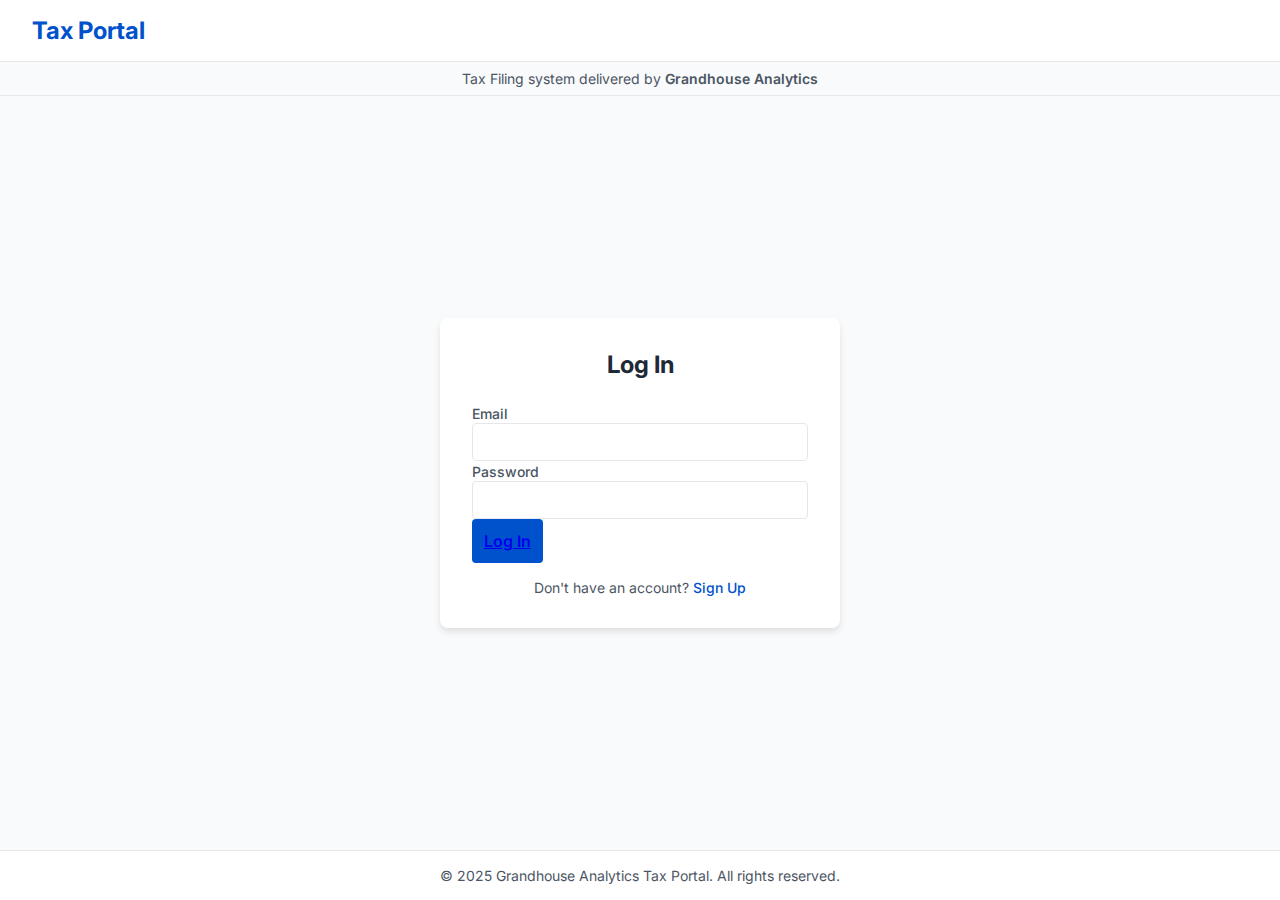
<file: cus/login.html>
<!DOCTYPE html>
<html lang="en">
<head>
    <meta charset="UTF-8">
    <meta name="viewport" content="width=device-width, initial-scale=1.0">
    <title>Login - Tax Customer Portal</title>
    <link href="https://fonts.googleapis.com/css2?family=Inter:wght@400;500;600;700&display=swap" rel="stylesheet">
    <style>
        :root {
            --primary-color: #0052cc;
            --text-primary: #1f2937;
            --text-secondary: #4b5563;
            --background-color: #f9fafb;
            --card-background: white;
            --border-color: #e5e7eb;
        }
        
        * {
            margin: 0;
            padding: 0;
            box-sizing: border-box;
            font-family: 'Inter', system-ui, -apple-system, sans-serif;
        }

        body {
            background-color: var(--background-color);
            display: flex;
            flex-direction: column;
            min-height: 100vh;
        }

        .header {
            position: sticky;
            top: 0;
            left: 0;
            right: 0;
            background: white;
            border-bottom: 1px solid var(--border-color);
            z-index: 1000;
        }

        .header-content {
            display: flex;
            justify-content: space-between;
            align-items: center;
            padding: 1rem 2rem;
            max-width: 1400px;
            margin: 0 auto;
        }

        .logo {
            font-size: 1.5rem;
            font-weight: 700;
            color: var(--primary-color);
            text-decoration: none;
        }

        .banner {
            background: var(--background-color);
            text-align: center;
            padding: 0.5rem;
            border-bottom: 1px solid var(--border-color);
            color: var(--text-secondary);
            font-size: 0.875rem;
        }

        .banner strong {
            font-weight: 600;
        }

        main {
            flex-grow: 1;
            display: flex;
            align-items: center;
            justify-content: center;
            padding: 2rem;
        }

        .login-container {
            background-color: var(--card-background);
            border-radius: 8px;
            box-shadow: 0 4px 6px rgba(0, 0, 0, 0.1);
            padding: 2rem;
            width: 100%;
            max-width: 400px;
        }

        h1 {
            color: var(--text-primary);
            font-size: 1.5rem;
            margin-bottom: 1.5rem;
            text-align: center;
        }

        form {
            display: flex;
            flex-direction: column;
            gap: 1rem;
        }

        label {
            color: var(--text-secondary);
            font-size: 0.875rem;
            font-weight: 500;
        }

        input {
            width: 100%;
            padding: 0.5rem;
            border: 1px solid var(--border-color);
            border-radius: 4px;
            font-size: 1rem;
        }

        button {
            background-color: var(--primary-color);
            color: white;
            border: none;
            border-radius: 4px;
            padding: 0.75rem;
            font-size: 1rem;
            font-weight: 600;
            cursor: pointer;
            transition: background-color 0.3s;
        }

        button:hover {
            background-color: #004ab8;
        }

        .form-footer {
            margin-top: 1rem;
            text-align: center;
            font-size: 0.875rem;
            color: var(--text-secondary);
        }

        .form-footer a {
            color: var(--primary-color);
            text-decoration: none;
            font-weight: 500;
        }

        .footer {
            background-color: var(--card-background);
            color: var(--text-secondary);
            text-align: center;
            padding: 1rem;
            border-top: 1px solid var(--border-color);
            font-size: 0.875rem;
        }
    </style>
</head>
<body>
    <header class="header">
        <div class="header-content">
            <a href="index.html" class="logo">Tax Portal</a>
        </div>
    </header>

    <div class="banner">
        Tax Filing system delivered by <strong>Grandhouse Analytics</strong>
    </div>

    <main>
        <div class="login-container">
            <h1>Log In</h1>
        
                <div>
                    <label for="email">Email</label>
                    <input type="email" id="email" name="email" required>
                </div>
                <div>
                    <label for="password">Password</label>
                    <input type="password" id="password" name="password" required>
                </div>
                <button type="submit"><a href="comb2.html">Log In</a></button>
                
            
            <div class="form-footer">
                <p>Don't have an account? <a href="signup.html">Sign Up</a></p>
            </div>
        </div>
    </main>

    <footer class="footer">
        <p>&copy; 2025 Grandhouse Analytics Tax Portal. All rights reserved.</p>
    </footer>
</body>
</html>
</file>
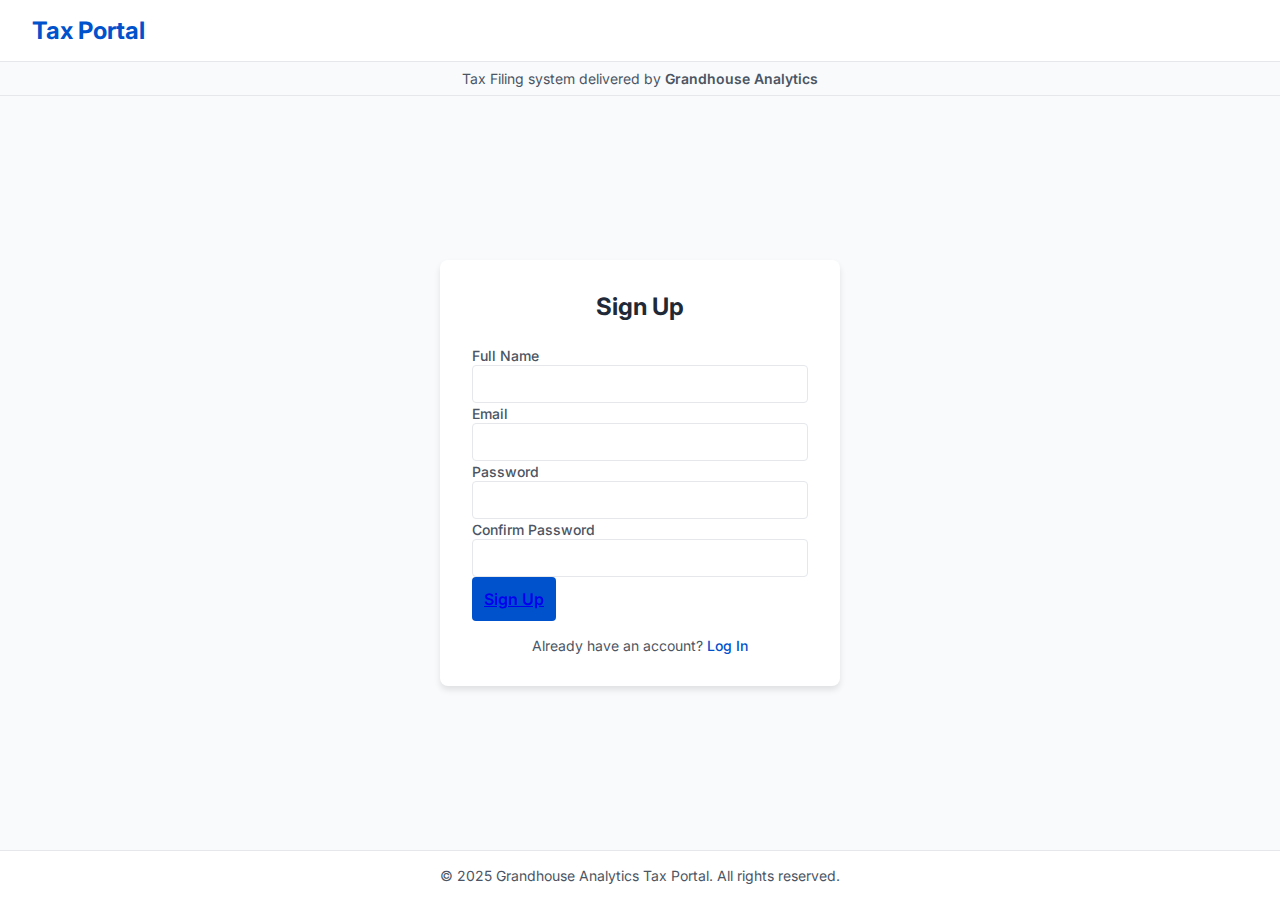
<file: cus/signup.html>
<!DOCTYPE html>
<html lang="en">
<head>
    <meta charset="UTF-8">
    <meta name="viewport" content="width=device-width, initial-scale=1.0">
    <title>Sign Up - Tax Customer Portal</title>
    <link href="https://fonts.googleapis.com/css2?family=Inter:wght@400;500;600;700&display=swap" rel="stylesheet">
    <style>
        :root {
            --primary-color: #0052cc;
            --text-primary: #1f2937;
            --text-secondary: #4b5563;
            --background-color: #f9fafb;
            --card-background: white;
            --border-color: #e5e7eb;
        }
        
        * {
            margin: 0;
            padding: 0;
            box-sizing: border-box;
            font-family: 'Inter', system-ui, -apple-system, sans-serif;
        }

        body {
            background-color: var(--background-color);
            display: flex;
            flex-direction: column;
            min-height: 100vh;
        }

        .header {
            position: sticky;
            top: 0;
            left: 0;
            right: 0;
            background: white;
            border-bottom: 1px solid var(--border-color);
            z-index: 1000;
        }

        .header-content {
            display: flex;
            justify-content: space-between;
            align-items: center;
            padding: 1rem 2rem;
            max-width: 1400px;
            margin: 0 auto;
        }

        .logo {
            font-size: 1.5rem;
            font-weight: 700;
            color: var(--primary-color);
            text-decoration: none;
        }

        .banner {
            background: var(--background-color);
            text-align: center;
            padding: 0.5rem;
            border-bottom: 1px solid var(--border-color);
            color: var(--text-secondary);
            font-size: 0.875rem;
        }

        .banner strong {
            font-weight: 600;
        }

        main {
            flex-grow: 1;
            display: flex;
            align-items: center;
            justify-content: center;
            padding: 2rem;
        }

        .signup-container {
            background-color: var(--card-background);
            border-radius: 8px;
            box-shadow: 0 4px 6px rgba(0, 0, 0, 0.1);
            padding: 2rem;
            width: 100%;
            max-width: 400px;
        }

        h1 {
            color: var(--text-primary);
            font-size: 1.5rem;
            margin-bottom: 1.5rem;
            text-align: center;
        }

        form {
            display: flex;
            flex-direction: column;
            gap: 1rem;
        }

        label {
            color: var(--text-secondary);
            font-size: 0.875rem;
            font-weight: 500;
        }

        input {
            width: 100%;
            padding: 0.5rem;
            border: 1px solid var(--border-color);
            border-radius: 4px;
            font-size: 1rem;
        }

        button {
            background-color: var(--primary-color);
            color: white;
            border: none;
            border-radius: 4px;
            padding: 0.75rem;
            font-size: 1rem;
            font-weight: 600;
            cursor: pointer;
            transition: background-color 0.3s;
        }

        button:hover {
            background-color: #004ab8;
        }

        .form-footer {
            margin-top: 1rem;
            text-align: center;
            font-size: 0.875rem;
            color: var(--text-secondary);
        }

        .form-footer a {
            color: var(--primary-color);
            text-decoration: none;
            font-weight: 500;
        }

        .footer {
            background-color: var(--card-background);
            color: var(--text-secondary);
            text-align: center;
            padding: 1rem;
            border-top: 1px solid var(--border-color);
            font-size: 0.875rem;
        }
    </style>
</head>
<body>
    <header class="header">
        <div class="header-content">
            <a href="index.html" class="logo">Tax Portal</a>
        </div>
    </header>

    <div class="banner">
        Tax Filing system delivered by <strong>Grandhouse Analytics</strong>
    </div>

    <main>
        <div class="signup-container">
            <h1>Sign Up</h1>
                <div>
                    <label for="name">Full Name</label>
                    <input type="text" id="name" name="name" required>
                </div>
                <div>
                    <label for="email">Email</label>
                    <input type="email" id="email" name="email" required>
                </div>
                <div>
                    <label for="password">Password</label>
                    <input type="password" id="password" name="password" required>
                </div>
                <div>
                    <label for="confirm-password">Confirm Password</label>
                    <input type="password" id="confirm-password" name="confirm-password" required>
                </div>
                <button type="submit"><a href="login.html">Sign Up</a></button>
                
            
            <div class="form-footer">
                <p>Already have an account? <a href="login.html">Log In</a></p>
            </div>
        </div>
    </main>

    <footer class="footer">
        <p>&copy; 2025 Grandhouse Analytics Tax Portal. All rights reserved.</p>
    </footer>
</body>
</html>
</file>
<file: styles.css>
:root {
    --primary-color: #0077C5;
    --secondary-color: #6B6C72;
    --background-color: #F4F5F8;
    --card-background: #FFFFFF;
    --border-color: #E5E5E5;
    --text-primary: #393A3D;
    --text-secondary: #6B6C72;
    --success-color: #2CA01C;
    --error-color: #D52B1E;
}

* {
    margin: 0;
    padding: 0;
    box-sizing: border-box;
    font-family: 'Inter', sans-serif;
}

.container {
    display: grid;
    grid-template-columns: 250px 1fr 300px;
    min-height: 100vh;
    background-color: var(--background-color);
}

/* Sidebar Styles */
.sidebar {
    background-color: var(--card-background);
    padding: 2rem;
    border-right: 1px solid var(--border-color);
}

.logo {
    font-size: 1.5rem;
    font-weight: 600;
    color: var(--primary-color);
    margin-bottom: 2rem;
}

.nav-links {
    list-style: none;
}

.nav-links li {
    margin-bottom: 1rem;
}

.nav-links a {
    display: flex;
    align-items: center;
    text-decoration: none;
    color: var(--text-secondary);
    padding: 0.75rem;
    border-radius: 8px;
    transition: background-color 0.3s;
}

.nav-links .active a,
.nav-links a:hover {
    background-color: var(--background-color);
    color: var(--primary-color);
}

.icon {
    margin-right: 0.75rem;
}

/* Main Content Styles */
.main-content {
    padding: 2rem;
}

header {
    display: flex;
    justify-content: space-between;
    align-items: center;
    margin-bottom: 2rem;
}

.search-bar {
    display: flex;
    align-items: center;
    background: var(--card-background);
    border-radius: 8px;
    padding: 0.5rem;
    width: 400px;
}

.search-bar input {
    border: none;
    padding: 0.5rem;
    width: 100%;
    outline: none;
}

.search-btn {
    background: none;
    border: none;
    cursor: pointer;
}

.add-new-btn {
    background-color: var(--primary-color);
    color: white;
    border: none;
    padding: 0.75rem 1.5rem;
    border-radius: 8px;
    cursor: pointer;
    transition: opacity 0.3s;
}

.add-new-btn:hover {
    opacity: 0.9;
}

/* Dashboard Grid */
.dashboard-grid {
    display: grid;
    gap: 2rem;
}

.card {
    background-color: var(--card-background);
    border-radius: 12px;
    padding: 1.5rem;
    box-shadow: 0 2px 4px rgba(0, 0, 0, 0.05);
}

.stats .stat-items {
    display: grid;
    grid-template-columns: repeat(3, 1fr);
    gap: 1rem;
    margin-top: 1rem;
}

.stat-item {
    text-align: center;
    padding: 1rem;
    background-color: var(--background-color);
    border-radius: 8px;
}

.stat-number {
    display: block;
    font-size: 1.5rem;
    font-weight: 600;
    color: var(--primary-color);
}

.stat-label {
    color: var(--text-secondary);
    font-size: 0.875rem;
}

/* Taxpayers List */
.taxpayers-list {
    margin-top: 1rem;
}

.taxpayer-item {
    display: flex;
    align-items: center;
    padding: 1rem;
    border-bottom: 1px solid var(--border-color);
    cursor: pointer;
    transition: background-color 0.3s;
}

.taxpayer-item:hover {
    background-color: var(--background-color);
}

.taxpayer-info {
    flex: 1;
}

.taxpayer-name {
    font-weight: 500;
    color: var(--text-primary);
}

.taxpayer-details {
    color: var(--text-secondary);
    font-size: 0.875rem;
}

/* Quick Actions Sidebar */
.quick-actions {
    background-color: var(--card-background);
    padding: 2rem;
    border-left: 1px solid var(--border-color);
}

.action-buttons {
    display: flex;
    flex-direction: column;
    gap: 1rem;
    margin-top: 1.5rem;
}

.action-buttons button {
    background-color: var(--background-color);
    border: none;
    padding: 1rem;
    border-radius: 8px;
    cursor: pointer;
    color: var(--text-primary);
    transition: background-color 0.3s;
}

.action-buttons button:hover {
    background-color: var(--border-color);
}

/* Modal Styles */
.modal {
    display: none;
    position: fixed;
    top: 0;
    left: 0;
    width: 100%;
    height: 100%;
    background-color: rgba(0, 0, 0, 0.5);
    z-index: 1000;
}

.modal-content {
    position: relative;
    background-color: var(--card-background);
    margin: 5% auto;
    padding: 2rem;
    width: 90%;
    max-width: 600px;
    border-radius: 12px;
    box-shadow: 0 4px 6px rgba(0, 0, 0, 0.1);
}

.close-btn {
    position: absolute;
    right: 1.5rem;
    top: 1.5rem;
    font-size: 1.5rem;
    cursor: pointer;
    color: var(--text-secondary);
}

/* Form Styles */
.form-group {
    margin-bottom: 1.5rem;
}

.form-group label {
    display: block;
    margin-bottom: 0.5rem;
    color: var(--text-primary);
}

.form-group input,
.form-group textarea {
    width: 100%;
    padding: 0.75rem;
    border: 1px solid var(--border-color);
    border-radius: 8px;
    font-size: 1rem;
}

.form-buttons {
    display: flex;
    gap: 1rem;
    justify-content: flex-end;
    margin-top: 2rem;
}

.form-buttons button {
    padding: 0.75rem 1.5rem;
    border-radius: 8px;
    cursor: pointer;
    font-size: 1rem;
}

.form-buttons button[type="submit"] {
    background-color: var(--primary-color);
    color: white;
    border: none;
}

.form-buttons button[type="button"] {
    background-color: var(--background-color);
    border: none;
    color: var(--text-primary);
}
</file>
<file: styles2.css>
:root {
    --primary-color: #0077C5;
    --secondary-color: #6B6C72;
    --background-color: #F4F5F8;
    --card-background: #FFFFFF;
    --border-color: #E5E5E5;
    --text-primary: #393A3D;
    --text-secondary: #6B6C72;
    --success-color: #2CA01C;
    --error-color: #D52B1E;
}

* {
    margin: 0;
    padding: 0;
    box-sizing: border-box;
    font-family: 'Inter', sans-serif;
}

.container {
    display: grid;
    grid-template-columns: 250px 1fr 300px;
    min-height: 100vh;
    background-color: var(--background-color);
}

/* Sidebar Styles */
.sidebar {
    background-color: var(--card-background);
    padding: 2rem;
    border-right: 1px solid var(--border-color);
}

.logo {
    font-size: 1.5rem;
    font-weight: 600;
    color: var(--primary-color);
    margin-bottom: 2rem;
}

.nav-links {
    list-style: none;
}

.nav-links li {
    margin-bottom: 1rem;
}

.nav-links a {
    display: flex;
    align-items: center;
    text-decoration: none;
    color: var(--text-secondary);
    padding: 0.75rem;
    border-radius: 8px;
    transition: background-color 0.3s;
}

.nav-links .active a,
.nav-links a:hover {
    background-color: var(--background-color);
    color: var(--primary-color);
}

.icon {
    margin-right: 0.75rem;
}

/* Main Content Styles */
.main-content {
    padding: 2rem;
}

header {
    display: flex;
    justify-content: space-between;
    align-items: center;
    margin-bottom: 2rem;
}

.search-bar {
    display: flex;
    align-items: center;
    background: var(--card-background);
    border-radius: 8px;
    padding: 0.5rem;
    width: 400px;
}

.search-bar input {
    border: none;
    padding: 0.5rem;
    width: 100%;
    outline: none;
}

.search-btn {
    background: none;
    border: none;
    cursor: pointer;
}

.add-new-btn {
    background-color: var(--primary-color);
    color: white;
    border: none;
    padding: 0.75rem 1.5rem;
    border-radius: 8px;
    cursor: pointer;
    transition: opacity 0.3s;
}

.add-new-btn:hover {
    opacity: 0.9;
}

/* Dashboard Grid */
.dashboard-grid {
    display: grid;
    gap: 2rem;
}

.card {
    background-color: var(--card-background);
    border-radius: 12px;
    padding: 1.5rem;
    box-shadow: 0 2px 4px rgba(0, 0, 0, 0.05);
}

.stats .stat-items {
    display: grid;
    grid-template-columns: repeat(3, 1fr);
    gap: 1rem;
    margin-top: 1rem;
}

.stat-item {
    text-align: center;
    padding: 1rem;
    background-color: var(--background-color);
    border-radius: 8px;
}

.stat-number {
    display: block;
    font-size: 1.5rem;
    font-weight: 600;
    color: var(--primary-color);
}

.stat-label {
    color: var(--text-secondary);
    font-size: 0.875rem;
}

/* Taxpayers List */
.taxpayers-list {
    margin-top: 1rem;
}

.taxpayer-item {
    display: flex;
    align-items: center;
    padding: 1rem;
    border-bottom: 1px solid var(--border-color);
    cursor: pointer;
    transition: background-color 0.3s;
}

.taxpayer-item:hover {
    background-color: var(--background-color);
}

.taxpayer-info {
    flex: 1;
}

.taxpayer-name {
    font-weight: 500;
    color: var(--text-primary);
}

.taxpayer-details {
    color: var(--text-secondary);
    font-size: 0.875rem;
}

/* Quick Actions Sidebar */
.quick-actions {
    background-color: var(--card-background);
    padding: 2rem;
    border-left: 1px solid var(--border-color);
}

.action-buttons {
    display: flex;
    flex-direction: column;
    gap: 1rem;
    margin-top: 1.5rem;
}

.action-buttons button {
    background-color: var(--background-color);
    border: none;
    padding: 1rem;
    border-radius: 8px;
    cursor: pointer;
    color: var(--text-primary);
    transition: background-color 0.3s;
}

.action-buttons button:hover {
    background-color: var(--border-color);
}

/* Modal Styles */
.modal {
    display: none;
    position: fixed;
    top: 0;
    left: 0;
    width: 100%;
    height: 100%;
    background-color: rgba(0, 0, 0, 0.5);
    z-index: 1000;
}

.modal-content {
    position: relative;
    background-color: var(--card-background);
    margin: 5% auto;
    padding: 2rem;
    width: 90%;
    max-width: 600px;
    border-radius: 12px;
    box-shadow: 0 4px 6px rgba(0, 0, 0, 0.1);
}

.close-btn {
    position: absolute;
    right: 1.5rem;
    top: 1.5rem;
    font-size: 1.5rem;
    cursor: pointer;
    color: var(--text-secondary);
}

/* Form Styles */
.form-group {
    margin-bottom: 1.5rem;
}

.form-group label {
    display: block;
    margin-bottom: 0.5rem;
    color: var(--text-primary);
}

.form-group input,
.form-group textarea {
    width: 100%;
    padding: 0.75rem;
    border: 1px solid var(--border-color);
    border-radius: 8px;
    font-size: 1rem;
}

.form-buttons {
    display: flex;
    gap: 1rem;
    justify-content: flex-end;
    margin-top: 2rem;
}

.form-buttons button {
    padding: 0.75rem 1.5rem;
    border-radius: 8px;
    cursor: pointer;
    font-size: 1rem;
}

.form-buttons button[type="submit"] {
    background-color: var(--primary-color);
    color: white;
    border: none;
}

.form-buttons button[type="button"] {
    background-color: var(--background-color);
    border: none;
    color: var(--text-primary);
}

/* Letter Groups */
.letter-group {
    margin-bottom: 2rem;
}

.letter-header {
    color: var(--primary-color);
    font-size: 1.5rem;
    font-weight: 600;
    margin-bottom: 1rem;
    padding-bottom: 0.5rem;
    border-bottom: 2px solid var(--primary-color);
}

/* Enhanced Profile Styles */
.profile-sections {
    display: grid;
    gap: 2rem;
    margin: 2rem 0;
}

.profile-section {
    background-color: var(--background-color);
    border-radius: 8px;
    padding: 1.5rem;
}

.profile-section h3 {
    color: var(--primary-color);
    margin-bottom: 1rem;
    font-size: 1.2rem;
}

.profile-section h4 {
    color: var(--text-primary);
    margin: 1rem 0 0.5rem;
    font-size: 1rem;
}

.profile-details ul {
    list-style: none;
    margin-left: 1rem;
}

.profile-details li {
    margin-bottom: 0.5rem;
    color: var(--text-secondary);
}

/* Payment History Table */
.payment-history table {
    width: 100%;
    border-collapse: collapse;
    margin-top: 1rem;
}

.payment-history th,
.payment-history td {
    padding: 0.75rem;
    text-align: left;
    border-bottom: 1px solid var(--border-color);
}

.payment-history th {
    font-weight: 600;
    color: var(--text-primary);
}

.status-badge {
    padding: 0.25rem 0.5rem;
    border-radius: 4px;
    font-size: 0.875rem;
    font-weight: 500;
}

.status-badge.paid {
    background-color: #E8F5E9;
    color: #2E7D32;
}

.status-badge.pending {
    background-color: #FFF3E0;
    color: #EF6C00;
}

.status-badge.late {
    background-color: #FFEBEE;
    color: #C62828;
}

/* Profile Actions */
.profile-actions {
    display: grid;
    grid-template-columns: repeat(2, 1fr);
    gap: 1rem;
    margin-top: 2rem;
}

.profile-actions button {
    padding: 0.75rem;
    border-radius: 8px;
    border: none;
    cursor: pointer;
    font-weight: 500;
    transition: all 0.3s ease;
}

.edit-btn {
    background-color: var(--primary-color);
    color: white;
}

.docs-btn {
    background-color: var(--background-color);
    color: var(--text-primary);
}

.report-btn {
    background-color: var(--success-color);
    color: white;
}

.delete-btn {
    background-color: var(--error-color);
    color: white;
}

.profile-actions button:hover {
    opacity: 0.9;
    transform: translateY(-1px);
}
</file>
<file: cus/styles.css>
:root {
    --primary-color: #0077C5;
    --secondary-color: #6B6C72;
    --background-color: #F4F5F8;
    --card-background: #FFFFFF;
    --border-color: #E5E5E5;
    --text-primary: #393A3D;
    --text-secondary: #6B6C72;
    --success-color: #2CA01C;
    --error-color: #D52B1E;
}

* {
    margin: 0;
    padding: 0;
    box-sizing: border-box;
    font-family: 'Inter', sans-serif;
}

.container {
    display: grid;
    grid-template-columns: 250px 1fr 300px;
    min-height: 100vh;
    background-color: var(--background-color);
}

/* Sidebar Styles */
.sidebar {
    background-color: var(--card-background);
    padding: 2rem;
    border-right: 1px solid var(--border-color);
}

.logo {
    font-size: 1.5rem;
    font-weight: 600;
    color: var(--primary-color);
    margin-bottom: 2rem;
}

.nav-links {
    list-style: none;
}

.nav-links li {
    margin-bottom: 1rem;
}

.nav-links a {
    display: flex;
    align-items: center;
    text-decoration: none;
    color: var(--text-secondary);
    padding: 0.75rem;
    border-radius: 8px;
    transition: background-color 0.3s;
}

.nav-links .active a,
.nav-links a:hover {
    background-color: var(--background-color);
    color: var(--primary-color);
}

.icon {
    margin-right: 0.75rem;
}

/* Main Content Styles */
.main-content {
    padding: 2rem;
}

header {
    display: flex;
    justify-content: space-between;
    align-items: center;
    margin-bottom: 2rem;
}

.search-bar {
    display: flex;
    align-items: center;
    background: var(--card-background);
    border-radius: 8px;
    padding: 0.5rem;
    width: 400px;
}

.search-bar input {
    border: none;
    padding: 0.5rem;
    width: 100%;
    outline: none;
}

.search-btn {
    background: none;
    border: none;
    cursor: pointer;
}

.add-new-btn {
    background-color: var(--primary-color);
    color: white;
    border: none;
    padding: 0.75rem 1.5rem;
    border-radius: 8px;
    cursor: pointer;
    transition: opacity 0.3s;
}

.add-new-btn:hover {
    opacity: 0.9;
}

/* Dashboard Grid */
.dashboard-grid {
    display: grid;
    gap: 2rem;
}

.card {
    background-color: var(--card-background);
    border-radius: 12px;
    padding: 1.5rem;
    box-shadow: 0 2px 4px rgba(0, 0, 0, 0.05);
}

.stats .stat-items {
    display: grid;
    grid-template-columns: repeat(3, 1fr);
    gap: 1rem;
    margin-top: 1rem;
}

.stat-item {
    text-align: center;
    padding: 1rem;
    background-color: var(--background-color);
    border-radius: 8px;
}

.stat-number {
    display: block;
    font-size: 1.5rem;
    font-weight: 600;
    color: var(--primary-color);
}

.stat-label {
    color: var(--text-secondary);
    font-size: 0.875rem;
}

/* Taxpayers List */
.taxpayers-list {
    margin-top: 1rem;
}

.taxpayer-item {
    display: flex;
    align-items: center;
    padding: 1rem;
    border-bottom: 1px solid var(--border-color);
    cursor: pointer;
    transition: background-color 0.3s;
}

.taxpayer-item:hover {
    background-color: var(--background-color);
}

.taxpayer-info {
    flex: 1;
}

.taxpayer-name {
    font-weight: 500;
    color: var(--text-primary);
}

.taxpayer-details {
    color: var(--text-secondary);
    font-size: 0.875rem;
}

/* Quick Actions Sidebar */
.quick-actions {
    background-color: var(--card-background);
    padding: 2rem;
    border-left: 1px solid var(--border-color);
}

.action-buttons {
    display: flex;
    flex-direction: column;
    gap: 1rem;
    margin-top: 1.5rem;
}

.action-buttons button {
    background-color: var(--background-color);
    border: none;
    padding: 1rem;
    border-radius: 8px;
    cursor: pointer;
    color: var(--text-primary);
    transition: background-color 0.3s;
}

.action-buttons button:hover {
    background-color: var(--border-color);
}

/* Modal Styles */
.modal {
    display: none;
    position: fixed;
    top: 0;
    left: 0;
    width: 100%;
    height: 100%;
    background-color: rgba(0, 0, 0, 0.5);
    z-index: 1000;
}

.modal-content {
    position: relative;
    background-color: var(--card-background);
    margin: 5% auto;
    padding: 2rem;
    width: 90%;
    max-width: 600px;
    border-radius: 12px;
    box-shadow: 0 4px 6px rgba(0, 0, 0, 0.1);
}

.close-btn {
    position: absolute;
    right: 1.5rem;
    top: 1.5rem;
    font-size: 1.5rem;
    cursor: pointer;
    color: var(--text-secondary);
}

/* Form Styles */
.form-group {
    margin-bottom: 1.5rem;
}

.form-group label {
    display: block;
    margin-bottom: 0.5rem;
    color: var(--text-primary);
}

.form-group input,
.form-group textarea {
    width: 100%;
    padding: 0.75rem;
    border: 1px solid var(--border-color);
    border-radius: 8px;
    font-size: 1rem;
}

.form-buttons {
    display: flex;
    gap: 1rem;
    justify-content: flex-end;
    margin-top: 2rem;
}

.form-buttons button {
    padding: 0.75rem 1.5rem;
    border-radius: 8px;
    cursor: pointer;
    font-size: 1rem;
}

.form-buttons button[type="submit"] {
    background-color: var(--primary-color);
    color: white;
    border: none;
}

.form-buttons button[type="button"] {
    background-color: var(--background-color);
    border: none;
    color: var(--text-primary);
}
</file>
